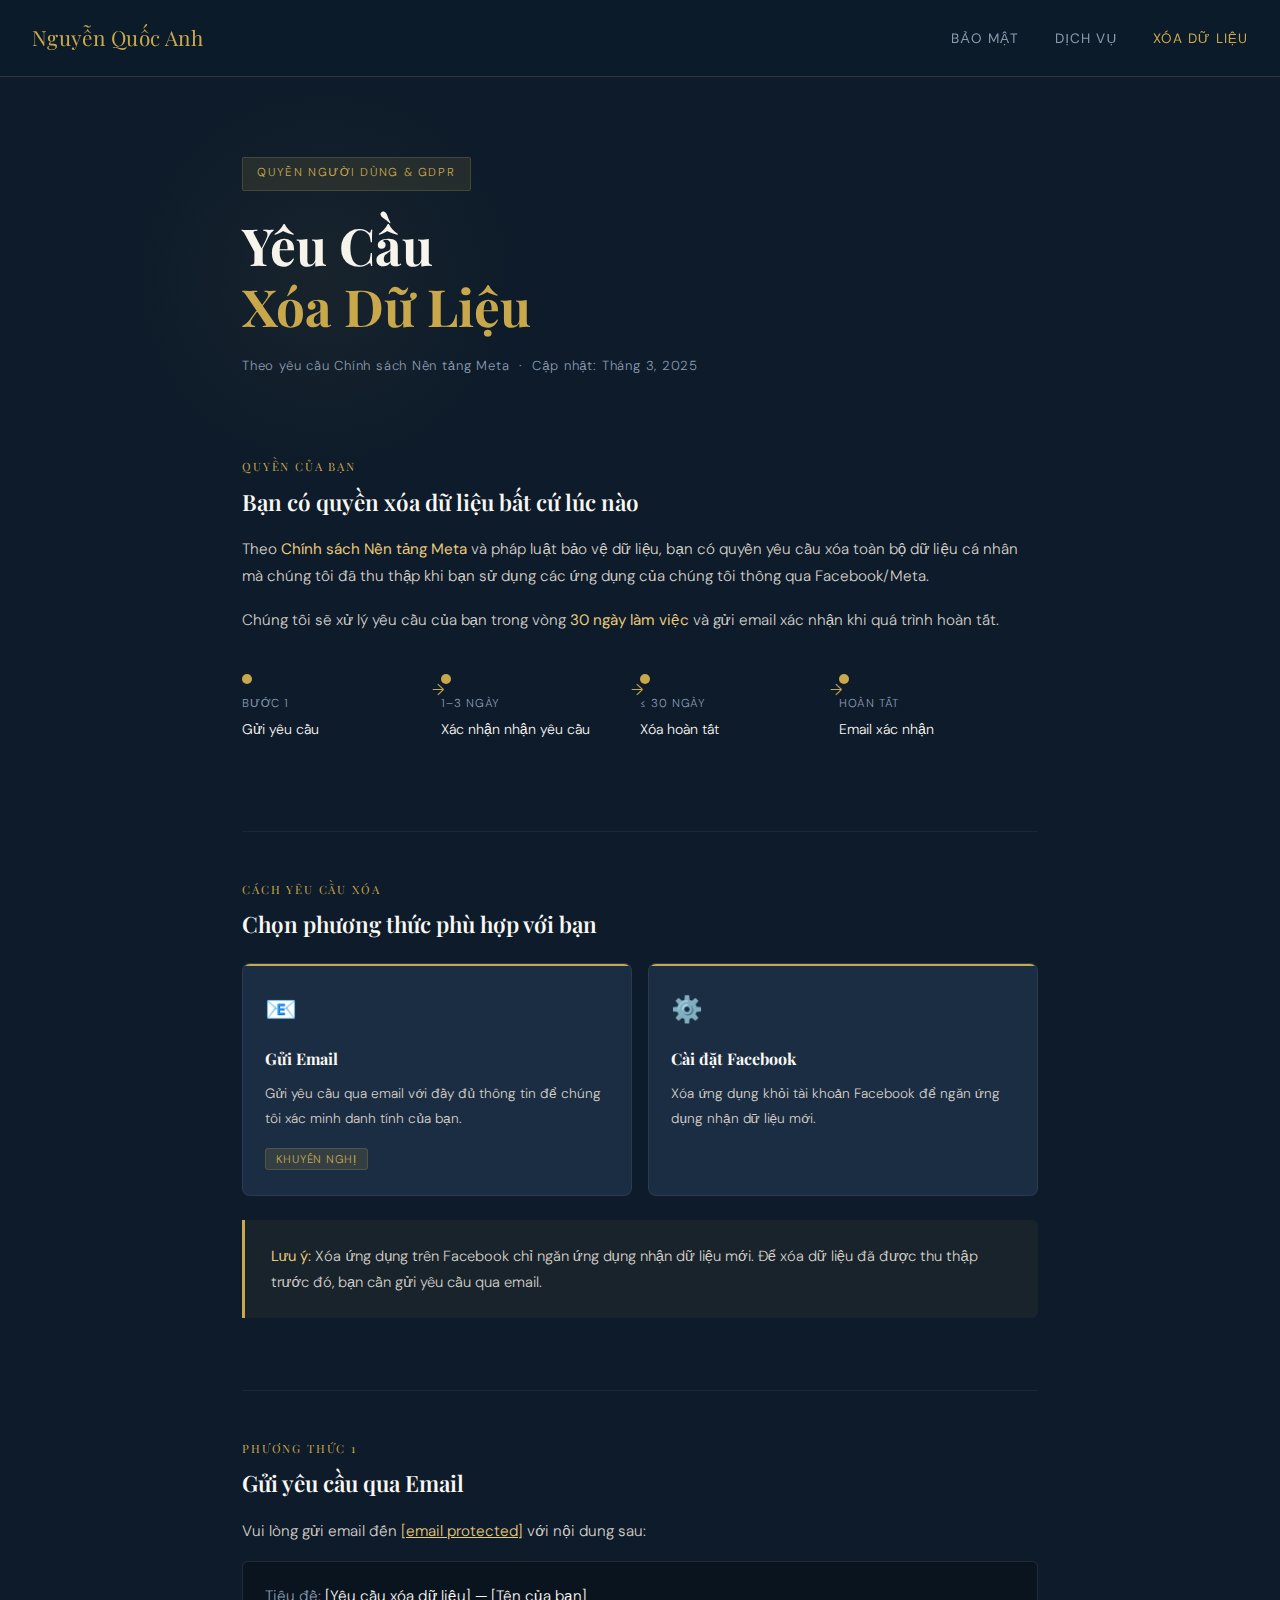
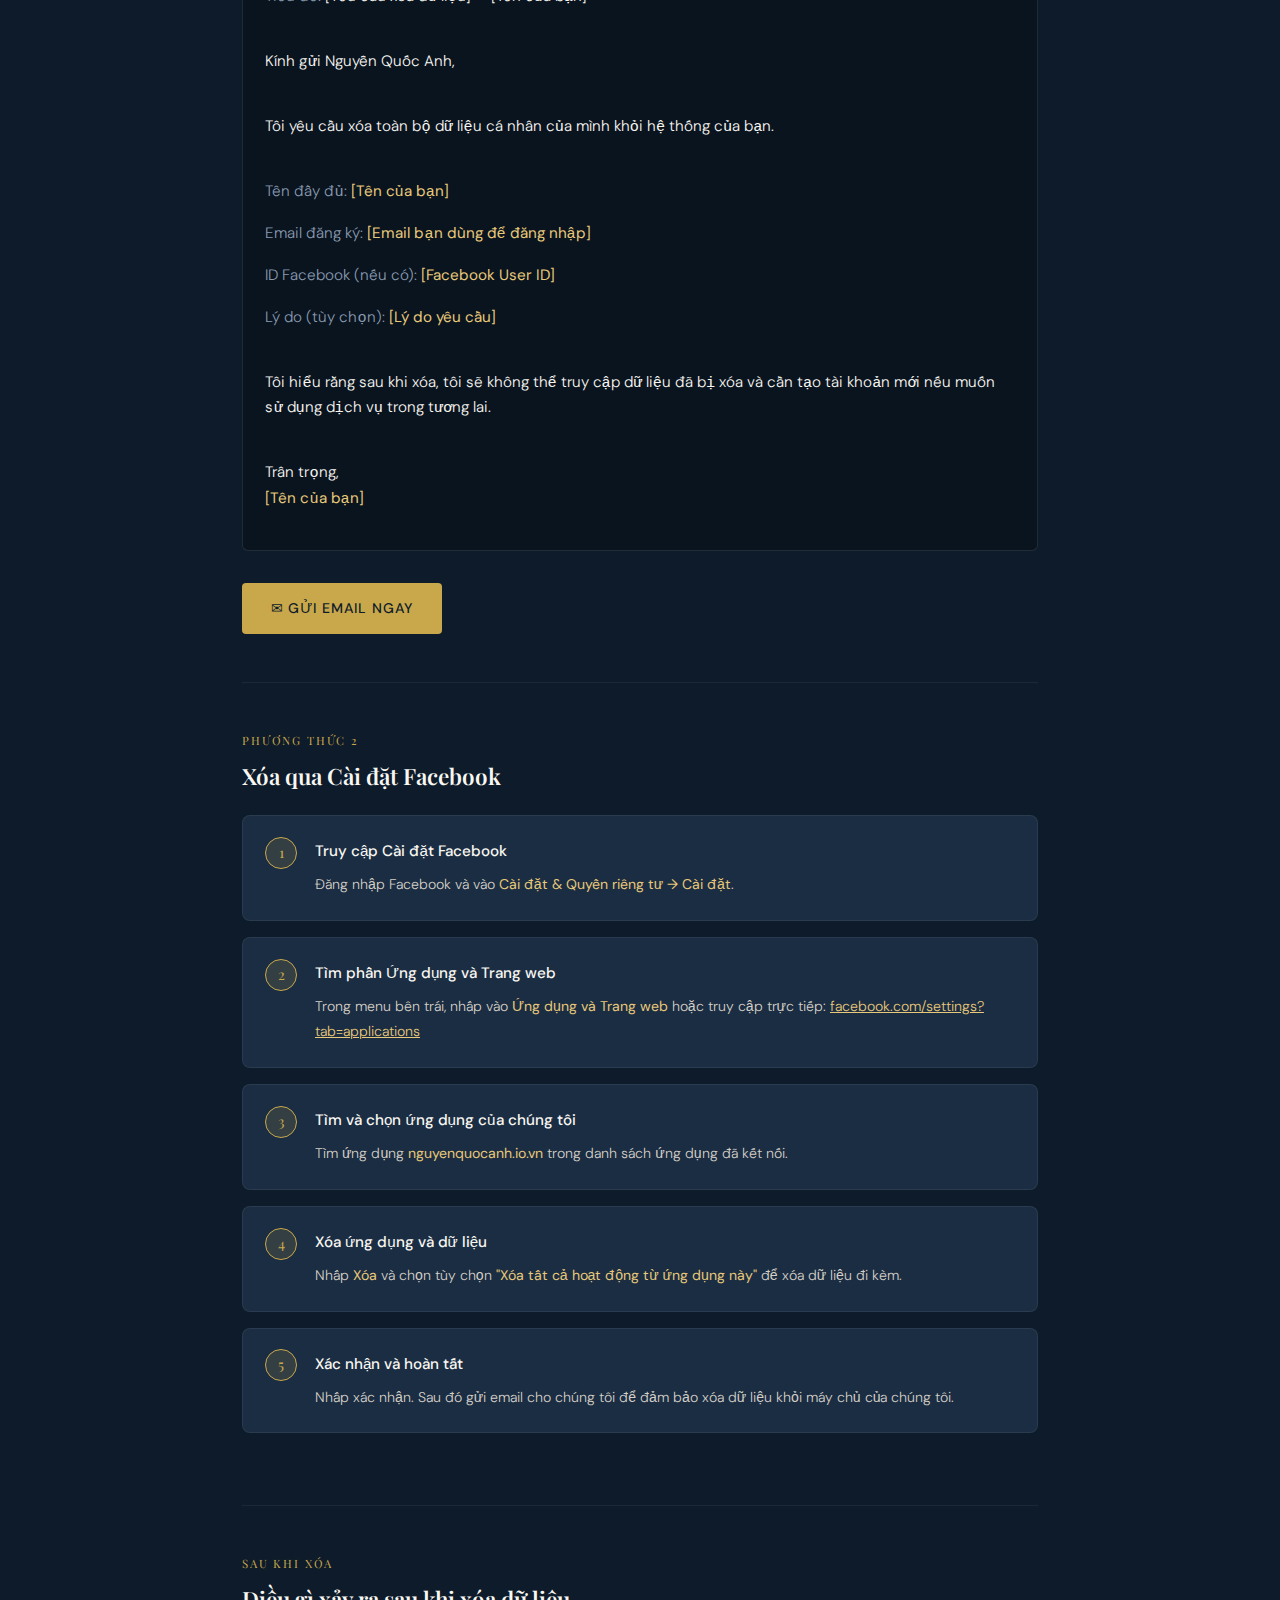
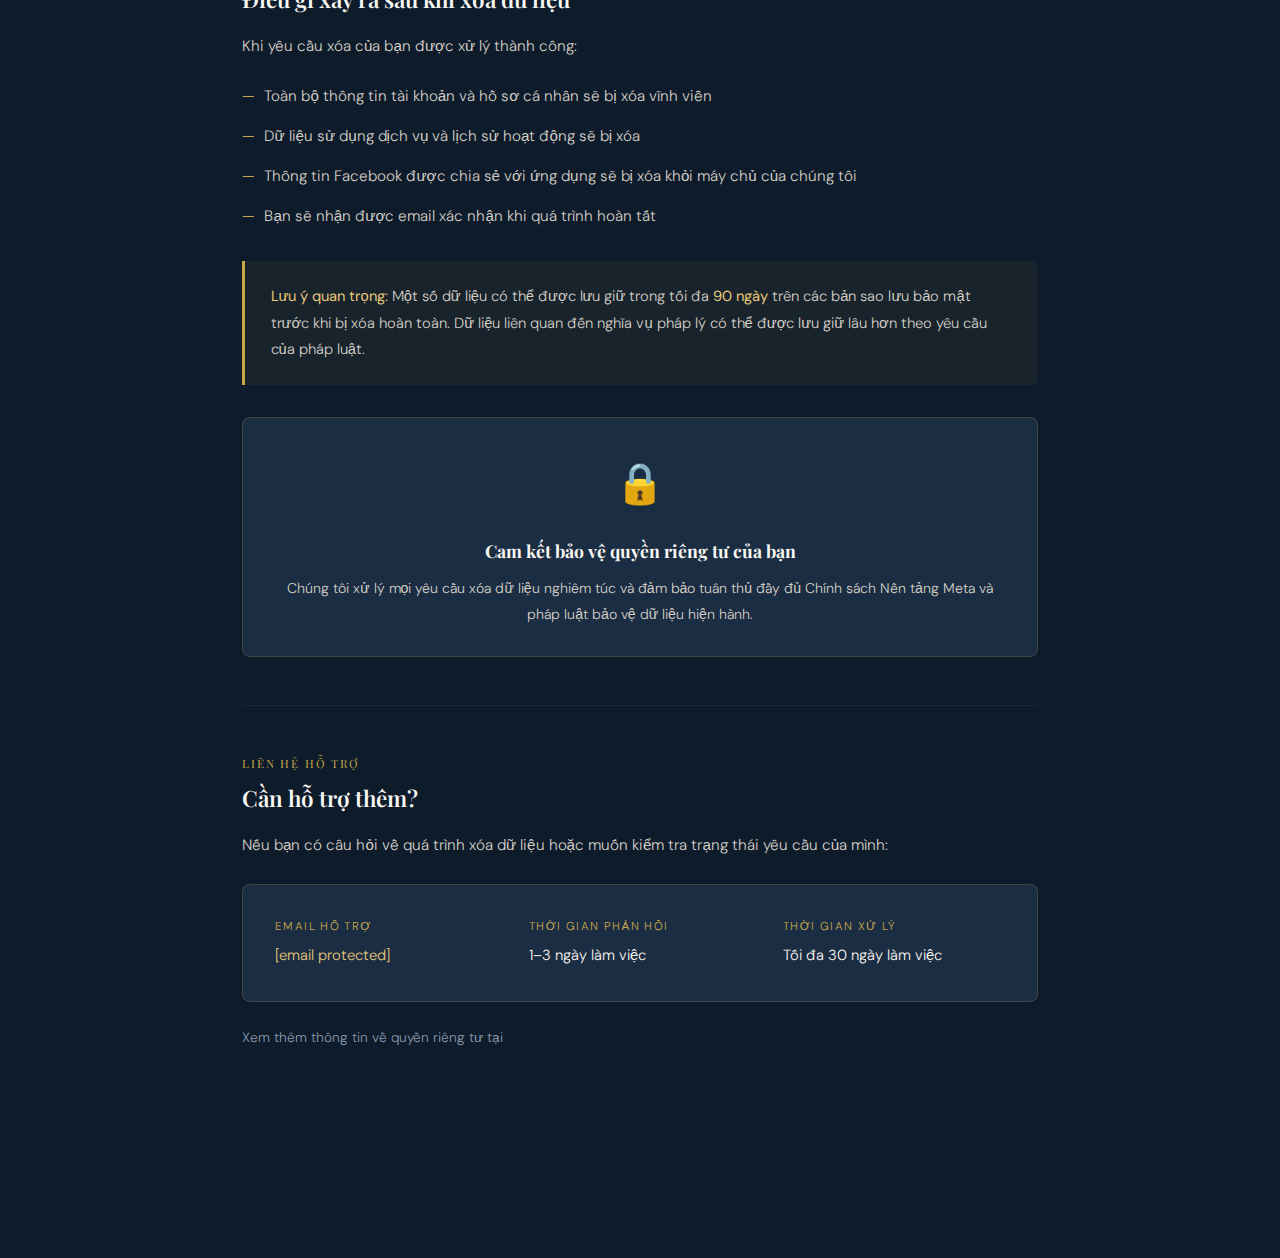
<file: data-deletion.html>
<!DOCTYPE html>
<html lang="vi">
<head>
  <meta charset="UTF-8" />
  <meta name="viewport" content="width=device-width, initial-scale=1.0" />
  <title>Yêu Cầu Xóa Dữ Liệu — Nguyễn Quốc Anh</title>
  <meta name="description" content="Hướng dẫn yêu cầu xóa dữ liệu cá nhân của bạn khỏi dịch vụ của Nguyễn Quốc Anh theo yêu cầu của Facebook/Meta." />
  <link rel="stylesheet" href="/assets/css/style1.css" />
  <style>
    .status-box {
      background: var(--navy-light);
      border: 1px solid var(--border);
      border-radius: 8px;
      padding: 1.8rem;
      margin-top: 2rem;
      text-align: center;
    }
    .status-icon {
      font-size: 2.5rem;
      margin-bottom: 1rem;
    }
    .status-box h3 {
      font-family: 'Playfair Display', serif;
      color: var(--white);
      font-size: 1.1rem;
      margin-bottom: 0.6rem;
    }
    .status-box p { font-size: 0.88rem; margin: 0; }

    .method-grid {
      display: grid;
      grid-template-columns: 1fr 1fr;
      gap: 1rem;
      margin: 1.5rem 0;
    }
    @media (max-width: 580px) { .method-grid { grid-template-columns: 1fr; } }

    .method-card {
      background: var(--navy-light);
      border: 1px solid rgba(255,255,255,0.07);
      border-radius: 8px;
      padding: 1.4rem;
      position: relative;
      overflow: hidden;
    }
    .method-card::before {
      content: '';
      position: absolute;
      top: 0; left: 0; right: 0;
      height: 2px;
      background: var(--gold);
    }
    .method-card .method-icon {
      font-size: 1.6rem;
      margin-bottom: 0.8rem;
    }
    .method-card h3 {
      font-family: 'Playfair Display', serif;
      color: var(--white);
      font-size: 1rem;
      margin-bottom: 0.5rem;
    }
    .method-card p { font-size: 0.85rem; margin: 0 0 0.8rem; }
    .method-card .recommended {
      font-size: 0.7rem;
      background: rgba(201,168,76,0.15);
      border: 1px solid var(--border);
      color: var(--gold);
      padding: 0.2rem 0.6rem;
      border-radius: 3px;
      letter-spacing: 0.08em;
      text-transform: uppercase;
    }

    .timeline {
      display: flex;
      gap: 0;
      margin: 1.5rem 0;
      flex-wrap: wrap;
    }
    .tl-item {
      flex: 1;
      min-width: 150px;
      padding: 1rem 1rem 1rem 0;
      position: relative;
    }
    .tl-item:not(:last-child)::after {
      content: '→';
      position: absolute;
      right: -0.2rem; top: 1.1rem;
      color: var(--gold);
      font-size: 1rem;
    }
    .tl-dot {
      width: 10px; height: 10px;
      border-radius: 50%;
      background: var(--gold);
      margin-bottom: 0.6rem;
    }
    .tl-label { font-size: 0.72rem; color: var(--muted); letter-spacing: 0.08em; text-transform: uppercase; margin-bottom: 0.2rem; }
    .tl-text { font-size: 0.88rem; color: var(--white); }

    .email-template {
      background: rgba(0,0,0,0.25);
      border: 1px solid rgba(255,255,255,0.1);
      border-radius: 6px;
      padding: 1.4rem;
      margin: 1rem 0;
      font-family: 'DM Sans', monospace;
      font-size: 0.85rem;
      line-height: 1.7;
    }
    .email-template .field { color: var(--muted); }
    .email-template .value { color: var(--white); }
    .email-template strong { color: var(--gold-light); }

    .copy-btn {
      background: transparent;
      border: 1px solid var(--border);
      color: var(--muted);
      font-size: 0.75rem;
      padding: 0.4rem 0.9rem;
      border-radius: 4px;
      cursor: pointer;
      letter-spacing: 0.06em;
      text-transform: uppercase;
      transition: all 0.2s;
      margin-top: 0.6rem;
    }
    .copy-btn:hover { border-color: var(--gold); color: var(--gold); }
  </style>
</head>
<body>

<header>
  <a href="index.html" class="logo">Nguyễn Quốc Anh</a>
  <nav>
    <a href="privacy.html">Bảo mật</a>
    <a href="services.html">Dịch vụ</a>
    <a href="data-deletion.html" class="active">Xóa dữ liệu</a>
  </nav>
</header>

<div class="page-hero">
  <div class="badge">Quyền người dùng &amp; GDPR</div>
  <h1>Yêu Cầu<br /><span>Xóa Dữ Liệu</span></h1>
  <p class="meta">Theo yêu cầu Chính sách Nền tảng Meta &nbsp;·&nbsp; Cập nhật: Tháng 3, 2025</p>
</div>

<div class="content">

  <div class="section">
    <div class="section-number">Quyền của bạn</div>
    <h2>Bạn có quyền xóa dữ liệu bất cứ lúc nào</h2>
    <p>
      Theo <strong style="color:#e8c97a">Chính sách Nền tảng Meta</strong> và pháp luật bảo vệ dữ liệu, bạn có quyền yêu cầu xóa toàn bộ dữ liệu cá nhân mà chúng tôi đã thu thập khi bạn sử dụng các ứng dụng của chúng tôi thông qua Facebook/Meta.
    </p>
    <p>
      Chúng tôi sẽ xử lý yêu cầu của bạn trong vòng <strong style="color:#e8c97a">30 ngày làm việc</strong> và gửi email xác nhận khi quá trình hoàn tất.
    </p>

    <div class="timeline">
      <div class="tl-item">
        <div class="tl-dot"></div>
        <div class="tl-label">Bước 1</div>
        <div class="tl-text">Gửi yêu cầu</div>
      </div>
      <div class="tl-item">
        <div class="tl-dot"></div>
        <div class="tl-label">1–3 ngày</div>
        <div class="tl-text">Xác nhận nhận yêu cầu</div>
      </div>
      <div class="tl-item">
        <div class="tl-dot"></div>
        <div class="tl-label">≤ 30 ngày</div>
        <div class="tl-text">Xóa hoàn tất</div>
      </div>
      <div class="tl-item">
        <div class="tl-dot"></div>
        <div class="tl-label">Hoàn tất</div>
        <div class="tl-text">Email xác nhận</div>
      </div>
    </div>
  </div>

  <div class="section">
    <div class="section-number">Cách yêu cầu xóa</div>
    <h2>Chọn phương thức phù hợp với bạn</h2>

    <div class="method-grid">
      <div class="method-card">
        <div class="method-icon">📧</div>
        <h3>Gửi Email</h3>
        <p>Gửi yêu cầu qua email với đầy đủ thông tin để chúng tôi xác minh danh tính của bạn.</p>
        <span class="recommended">Khuyến nghị</span>
      </div>
      <div class="method-card">
        <div class="method-icon">⚙️</div>
        <h3>Cài đặt Facebook</h3>
        <p>Xóa ứng dụng khỏi tài khoản Facebook để ngăn ứng dụng nhận dữ liệu mới.</p>
      </div>
    </div>

    <div class="highlight-box">
      <p><strong>Lưu ý:</strong> Xóa ứng dụng trên Facebook chỉ ngăn ứng dụng nhận dữ liệu mới. Để xóa dữ liệu đã được thu thập trước đó, bạn cần gửi yêu cầu qua email.</p>
    </div>
  </div>

  <div class="section">
    <div class="section-number">Phương thức 1</div>
    <h2>Gửi yêu cầu qua Email</h2>
    <p>Vui lòng gửi email đến <a href="/cdn-cgi/l/email-protection#0a6965647e6b697e4a646d7f736f647b7f65696b6462246365247c64" style="color:#e8c97a"><span class="__cf_email__" data-cfemail="d0b3bfbea4b1b3a490beb7a5a9b5bea1a5bfb3b1beb8feb9bffea6be">[email&#160;protected]</span></a> với nội dung sau:</p>

    <div class="email-template">
      <p><span class="field">Tiêu đề: </span><span class="value">[Yêu cầu xóa dữ liệu] — [Tên của bạn]</span></p>
      <br>
      <p class="value">Kính gửi Nguyễn Quốc Anh,</p>
      <br>
      <p class="value">Tôi yêu cầu xóa toàn bộ dữ liệu cá nhân của mình khỏi hệ thống của bạn.</p>
      <br>
      <p><span class="field">Tên đầy đủ: </span><strong>[Tên của bạn]</strong></p>
      <p><span class="field">Email đăng ký: </span><strong>[Email bạn dùng để đăng nhập]</strong></p>
      <p><span class="field">ID Facebook (nếu có): </span><strong>[Facebook User ID]</strong></p>
      <p><span class="field">Lý do (tùy chọn): </span><strong>[Lý do yêu cầu]</strong></p>
      <br>
      <p class="value">Tôi hiểu rằng sau khi xóa, tôi sẽ không thể truy cập dữ liệu đã bị xóa và cần tạo tài khoản mới nếu muốn sử dụng dịch vụ trong tương lai.</p>
      <br>
      <p class="value">Trân trọng,<br/><strong>[Tên của bạn]</strong></p>
    </div>

    <a href="/cdn-cgi/l/email-protection#[base64]" class="email-btn">
      ✉ Gửi Email Ngay
    </a>
  </div>

  <div class="section">
    <div class="section-number">Phương thức 2</div>
    <h2>Xóa qua Cài đặt Facebook</h2>

    <div class="deletion-steps">
      <div class="step">
        <h3>Truy cập Cài đặt Facebook</h3>
        <p>Đăng nhập Facebook và vào <strong style="color:#e8c97a">Cài đặt & Quyền riêng tư → Cài đặt</strong>.</p>
      </div>
      <div class="step">
        <h3>Tìm phần Ứng dụng và Trang web</h3>
        <p>Trong menu bên trái, nhấp vào <strong style="color:#e8c97a">Ứng dụng và Trang web</strong> hoặc truy cập trực tiếp: <a href="https://www.facebook.com/settings?tab=applications" target="_blank" rel="noopener">facebook.com/settings?tab=applications</a></p>
      </div>
      <div class="step">
        <h3>Tìm và chọn ứng dụng của chúng tôi</h3>
        <p>Tìm ứng dụng <strong style="color:#e8c97a">nguyenquocanh.io.vn</strong> trong danh sách ứng dụng đã kết nối.</p>
      </div>
      <div class="step">
        <h3>Xóa ứng dụng và dữ liệu</h3>
        <p>Nhấp <strong style="color:#e8c97a">Xóa</strong> và chọn tùy chọn <strong style="color:#e8c97a">"Xóa tất cả hoạt động từ ứng dụng này"</strong> để xóa dữ liệu đi kèm.</p>
      </div>
      <div class="step">
        <h3>Xác nhận và hoàn tất</h3>
        <p>Nhấp xác nhận. Sau đó gửi email cho chúng tôi để đảm bảo xóa dữ liệu khỏi máy chủ của chúng tôi.</p>
      </div>
    </div>
  </div>

  <div class="section">
    <div class="section-number">Sau khi xóa</div>
    <h2>Điều gì xảy ra sau khi xóa dữ liệu</h2>
    <p>Khi yêu cầu xóa của bạn được xử lý thành công:</p>
    <ul>
      <li>Toàn bộ thông tin tài khoản và hồ sơ cá nhân sẽ bị xóa vĩnh viễn</li>
      <li>Dữ liệu sử dụng dịch vụ và lịch sử hoạt động sẽ bị xóa</li>
      <li>Thông tin Facebook được chia sẻ với ứng dụng sẽ bị xóa khỏi máy chủ của chúng tôi</li>
      <li>Bạn sẽ nhận được email xác nhận khi quá trình hoàn tất</li>
    </ul>
    <div class="highlight-box">
      <p><strong>Lưu ý quan trọng:</strong> Một số dữ liệu có thể được lưu giữ trong tối đa <strong>90 ngày</strong> trên các bản sao lưu bảo mật trước khi bị xóa hoàn toàn. Dữ liệu liên quan đến nghĩa vụ pháp lý có thể được lưu giữ lâu hơn theo yêu cầu của pháp luật.</p>
    </div>

    <div class="status-box">
      <div class="status-icon">🔒</div>
      <h3>Cam kết bảo vệ quyền riêng tư của bạn</h3>
      <p>Chúng tôi xử lý mọi yêu cầu xóa dữ liệu nghiêm túc và đảm bảo tuân thủ đầy đủ Chính sách Nền tảng Meta và pháp luật bảo vệ dữ liệu hiện hành.</p>
    </div>
  </div>

  <div class="section">
    <div class="section-number">Liên hệ hỗ trợ</div>
    <h2>Cần hỗ trợ thêm?</h2>
    <p>Nếu bạn có câu hỏi về quá trình xóa dữ liệu hoặc muốn kiểm tra trạng thái yêu cầu của mình:</p>
    <div class="contact-card">
      <div class="contact-item">
        <div class="label">Email hỗ trợ</div>
        <div class="value"><a href="/cdn-cgi/l/email-protection#80e3efeef4e1e3f4c0eee7f5f9e5eef1f5efe3e1eee8aee9efaef6ee"><span class="__cf_email__" data-cfemail="b6d5d9d8c2d7d5c2f6d8d1c3cfd3d8c7c3d9d5d7d8de98dfd998c0d8">[email&#160;protected]</span></a></div>
      </div>
      <div class="contact-item">
        <div class="label">Thời gian phản hồi</div>
        <div class="value">1–3 ngày làm việc</div>
      </div>
      <div class="contact-item">
        <div class="label">Thời gian xử lý</div>
        <div class="value">Tối đa 30 ngày làm việc</div>
      </div>
    </div>
    <p style="margin-top:1.5rem; font-size:0.85rem; color: var(--muted);">
      Xem thêm thông tin về quyền riêng tư tại <a href="privacy.h
</file>
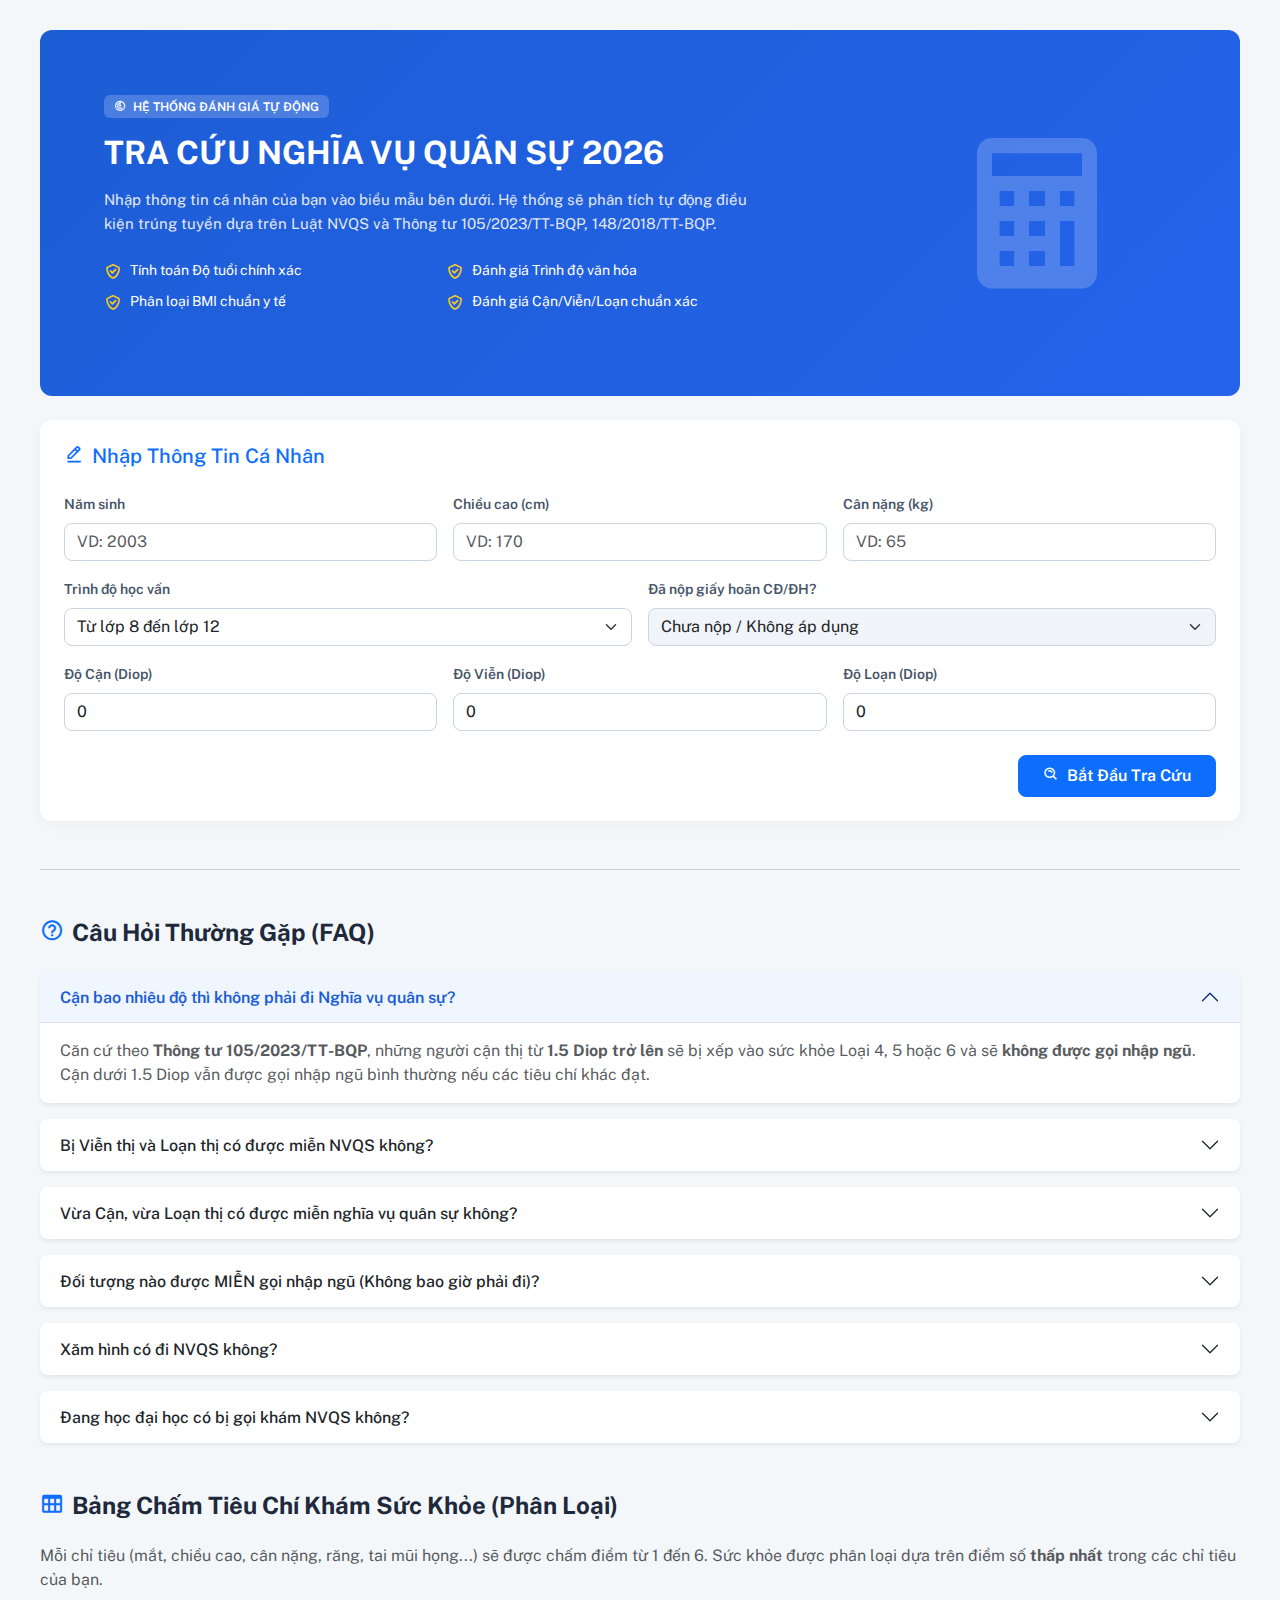
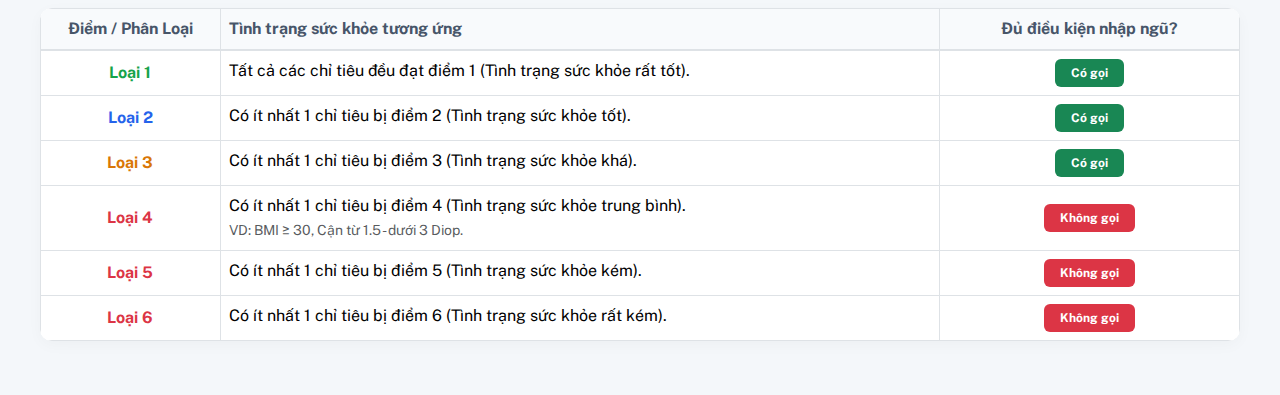
<file: nvqs.html>
<!doctype html>
<html lang="vi">
<head>
    <meta charset="utf-8" />
    <meta name="viewport" content="width=device-width, initial-scale=1" />
    
    <!-- Primary Meta Tags -->
    <title>Tra Cứu & Đánh Giá Nghĩa Vụ Quân Sự 2026</title>
    <meta name="title" content="Tra Cứu & Đánh Giá Nghĩa Vụ Quân Sự 2026" />
    <meta name="description" content="Công cụ tự động tính toán và đánh giá điều kiện trúng tuyển Nghĩa vụ Quân sự 2026 dựa trên độ tuổi, trình độ văn hóa, BMI và thị lực theo Luật NVQS mới nhất." />
    <meta name="keywords" content="nghĩa vụ quân sự 2026, khám nghĩa vụ quân sự, độ tuổi nghĩa vụ quân sự, tiêu chuẩn sức khỏe nvqs, cách tính bmi nvqs, cận thị có đi nghĩa vụ không, luật nghĩa vụ quân sự" />
    <meta name="author" content="Nguyễn Quốc Anh" />
    <link rel="canonical" href="https://nguyenquocanh.io.vn/" />

    <!-- Open Graph / Facebook -->
    <meta property="og:type" content="website" />
    <meta property="og:url" content="https://nguyenquocanh.io.vn/" />
    <meta property="og:title" content="Tra Cứu & Đánh Giá Nghĩa Vụ Quân Sự 2026" />
    <meta property="og:description" content="Công cụ tự động tính toán và đánh giá điều kiện trúng tuyển Nghĩa vụ Quân sự 2026 dựa trên độ tuổi, trình độ văn hóa, BMI và thị lực theo Luật NVQS mới nhất." />
    <meta property="og:image" content="https://nguyenquocanh.io.vn/thumbnail.jpg" />

    <!-- Twitter -->
    <meta property="twitter:card" content="summary_large_image" />
    <meta property="twitter:url" content="https://nguyenquocanh.io.vn/" />
    <meta property="twitter:title" content="Tra Cứu & Đánh Giá Nghĩa Vụ Quân Sự 2026" />
    <meta property="twitter:description" content="Công cụ tự động tính toán và đánh giá điều kiện trúng tuyển Nghĩa vụ Quân sự 2026 dựa trên độ tuổi, trình độ văn hóa, BMI và thị lực theo Luật NVQS mới nhất." />
    <meta property="twitter:image" content="https://nguyenquocanh.io.vn//thumbnail.jpg" />

    <link href="https://fonts.googleapis.com/css2?family=Public+Sans:wght@400;500;600;700&display=swap" rel="stylesheet" />
    <link href="https://unpkg.com/boxicons@2.1.4/css/boxicons.min.css" rel="stylesheet">
    <link rel="stylesheet" href="https://cdnjs.cloudflare.com/ajax/libs/font-awesome/6.5.1/css/all.min.css">
    
    <link href="https://cdn.jsdelivr.net/npm/bootstrap@5.3.0/dist/css/bootstrap.min.css" rel="stylesheet">
    <script src="https://cdn.jsdelivr.net/npm/bootstrap@5.3.0/dist/js/bootstrap.bundle.min.js"></script>

    <style>
        body {
            font-family: 'Public Sans', sans-serif;
            background-color: #f4f7fa;
            color: #3e4853;
        }
        .pc-container { padding: 30px 15px; }
        .pc-content { max-width: 1200px; margin: 0 auto; }
        
        /* Welcome Banner Style */
        .welcome-banner {
            background: linear-gradient(135deg, #1c5dd4 0%, #2563eb 100%);
            color: white;
            border-radius: 12px;
            border: none;
            overflow: hidden;
            margin-bottom: 24px;
        }
        .badge-soft {
            background: rgba(255, 255, 255, 0.2);
            padding: 5px 10px;
            border-radius: 6px;
            font-size: 12px;
            font-weight: 600;
        }
        .banner-desc { font-size: 15px; line-height: 1.6; color: #e2e8f0; }
        .grid-feature {
            display: grid;
            grid-template-columns: 1fr 1fr;
            gap: 10px;
            padding: 0;
            list-style: none;
            margin-bottom: 20px;
        }
        .grid-feature li { display: flex; align-items: center; gap: 8px; font-size: 14px; }
        .grid-feature li i { color: #facc15; font-size: 18px; }

        /* Form Style */
        .form-card {
            border: none;
            border-radius: 12px;
            box-shadow: 0 4px 15px rgba(0,0,0,0.03);
            margin-bottom: 24px;
            background: #fff;
        }
        .form-label { font-weight: 600; color: #475569; font-size: 14px; }
        .form-control, .form-select { border-radius: 8px; border: 1px solid #cbd5e1; }
        .form-control:focus, .form-select:focus { box-shadow: 0 0 0 0.25rem rgba(37, 99, 235, 0.25); border-color: #2563eb; }
        .form-control:disabled, .form-select:disabled { background-color: #f1f5f9; cursor: not-allowed; }

        /* Card Styles */
        .hosting-card {
            border: none;
            border-radius: 12px;
            box-shadow: 0 4px 15px rgba(0,0,0,0.03);
            transition: transform 0.3s ease, box-shadow 0.3s ease;
            background: #fff;
        }
        .hosting-card:hover {
            transform: translateY(-5px);
            box-shadow: 0 10px 25px rgba(0,0,0,0.08);
        }
        .plan-header-horizontal {
            display: flex;
            align-items: center;
            gap: 15px;
            margin-bottom: 15px;
            text-align: left;
        }
        .plan-icon-big i {
            font-size: 40px;
            color: #2563eb;
            background: #eff6ff;
            padding: 10px;
            border-radius: 10px;
        }
        .plan-name { font-weight: 700; font-size: 16px; color: #1e293b; text-transform: uppercase; }
        .hosting-price { font-size: 14px; font-weight: 600; color: #64748b; }
        .hosting-price.danger { color: #dc3545; }
        .hosting-price.success { color: #198754; }
        .hosting-price.warning { color: #d97706; }
        .card-divider { height: 1px; background: #e2e8f0; margin: 15px 0; }
        
        /* List Specs */
        .hosting-spec { padding: 0; margin-bottom: 20px; }
        .hosting-spec li {
            display: flex;
            justify-content: space-between;
            align-items: center;
            padding: 8px 0;
            font-size: 14px;
            border-bottom: 1px dashed #e2e8f0;
        }
        .hosting-spec li:last-child { border-bottom: none; }
        .spec-left { display: flex; align-items: center; gap: 8px; color: #475569; }
        .spec-left i { color: #64748b; font-size: 16px; }

        /* Tab Switcher */
        .service-panel { display: none; animation: fadeIn 0.4s ease; }
        .service-panel.active { display: block; }
        @keyframes fadeIn { from { opacity: 0; transform: translateY(10px); } to { opacity: 1; transform: translateY(0); } }
        
        .service-switch-sm {
            display: inline-flex;
            align-items: center;
            gap: 6px;
            padding: 10px 18px;
            border-radius: 10px;
            border: 2px solid transparent;
            background: #fff;
            color: #2563eb;
            font-weight: 600;
            cursor: pointer;
            transition: all 0.25s ease;
            text-decoration: none;
            box-shadow: 0 2px 5px rgba(0,0,0,0.05);
        }
        .service-switch-sm i { font-size: 18px; }
        .service-switch-sm:hover {
            border-color: #477bec; background: #eff6ff;
            box-shadow: 0 6px 18px rgba(37, 99, 235, 0.15); transform: translateY(-1px);
        }
        .service-switch-sm.active {
            border-color: #1c5dd4; background: #1c5dd4; color: #fff;
            box-shadow: 0 8px 22px rgba(37, 99, 235, 0.35);
        }
        .service-switch-sm.active i { color: #fff; }

        #result-section { display: none; } /* Ẩn kết quả lúc đầu */
        
        /* FAQ & Table styles */
        .accordion-button:not(.collapsed) {
            color: #1c5dd4;
            background-color: #eff6ff;
            font-weight: 600;
        }
        .accordion-button { font-weight: 500; }
        .table-responsive { box-shadow: 0 4px 15px rgba(0,0,0,0.03); border-radius: 12px; background: #fff; }
        .table thead th { background-color: #f8fafc; color: #475569; border-bottom-width: 2px; }
    </style>
</head>

<body>
    <div class="pc-container">
        <div class="pc-content">
            
            <!-- Banner -->
            <div class="row">
                <div class="col-12">
                    <div class="card welcome-banner">
                        <div class="card-body">
                            <div class="row align-items-center">
                                <div class="col-lg-8">
                                    <div class="p-4 p-lg-5">
                                        <span class="badge badge-soft mb-3">
                                            <i class="bx bx-radar me-1"></i> HỆ THỐNG ĐÁNH GIÁ TỰ ĐỘNG
                                        </span>
                                        <h2 class="mb-3" style="color: white; font-weight: 700;">TRA CỨU NGHĨA VỤ QUÂN SỰ 2026</h2>
                                        <p class="banner-desc mb-4">
                                            Nhập thông tin cá nhân của bạn vào biểu mẫu bên dưới. Hệ thống sẽ phân tích tự động điều kiện trúng tuyển dựa trên Luật NVQS và Thông tư 105/2023/TT-BQP, 148/2018/TT-BQP.
                                        </p>
                                        <ul class="banner-list grid-feature">
                                            <li><i class="bx bx-check-shield"></i> Tính toán Độ tuổi chính xác</li>
                                            <li><i class="bx bx-check-shield"></i> Đánh giá Trình độ văn hóa</li>
                                            <li><i class="bx bx-check-shield"></i> Phân loại BMI chuẩn y tế</li>
                                            <li><i class="bx bx-check-shield"></i> Đánh giá Cận/Viễn/Loạn chuẩn xác</li>
                                        </ul>
                                    </div>
                                </div>
                                <div class="col-lg-4 text-center d-none d-lg-block">
                                    <i class="bx bxs-calculator" style="font-size: 180px; color: rgba(255,255,255,0.2);"></i>
                                </div>
                            </div>
                        </div>
                    </div>
                </div>
            </div>

            <!-- Form Nhập Liệu -->
            <div class="card form-card">
                <div class="card-body p-4">
                    <h5 class="mb-4 text-primary"><i class="bx bx-edit-alt me-2"></i>Nhập Thông Tin Cá Nhân</h5>
                    <form id="nvqsForm">
                        <div class="row g-3">
                            <!-- Hàng 1: Sinh trắc cơ bản -->
                            <div class="col-md-4">
                                <label class="form-label">Năm sinh</label>
                                <input type="number" class="form-control" id="birthYear" placeholder="VD: 2003" required min="1990" max="2010">
                            </div>
                            <div class="col-md-4">
                                <label class="form-label">Chiều cao (cm)</label>
                                <input type="number" class="form-control" id="height" placeholder="VD: 170" required min="140" max="220">
                            </div>
                            <div class="col-md-4">
                                <label class="form-label">Cân nặng (kg)</label>
                                <input type="number" class="form-control" id="weight" step="0.1" placeholder="VD: 65" required min="35" max="150">
                            </div>

                            <!-- Hàng 2: Trình độ học vấn -->
                            <div class="col-md-6">
                                <label class="form-label">Trình độ học vấn</label>
                                <select class="form-select" id="education" required>
                                    <option value="highschool">Từ lớp 8 đến lớp 12</option>
                                    <option value="college">Đang/Đã học CĐ, Đại học</option>
                                    <option value="under8">Dưới lớp 8</option>
                                </select>
                            </div>
                            <div class="col-md-6">
                                <label class="form-label">Đã nộp giấy hoãn CĐ/ĐH?</label>
                                <select class="form-select" id="deferment" required disabled>
                                    <option value="no">Chưa nộp / Không áp dụng</option>
                                    <option value="yes">Đã nộp giấy xác nhận CĐ/ĐH</option>
                                </select>
                            </div>

                            <!-- Hàng 3: Khúc xạ Mắt -->
                            <div class="col-md-4">
                                <label class="form-label">Độ Cận (Diop)</label>
                                <input type="number" class="form-control" id="eyeCan" step="0.25" placeholder="VD: 1.5" value="0" min="0" max="15">
                            </div>
                            <div class="col-md-4">
                                <label class="form-label">Độ Viễn (Diop)</label>
                                <input type="number" class="form-control" id="eyeVien" step="0.25" placeholder="VD: 0" value="0" min="0" max="15">
                            </div>
                            <div class="col-md-4">
                                <label class="form-label">Độ Loạn (Diop)</label>
                                <input type="number" class="form-control" id="eyeLoan" step="0.25" placeholder="VD: 0.5" value="0" min="0" max="15">
                            </div>
                        </div>
                        <div class="mt-4 text-end">
                            <button type="submit" class="btn btn-primary px-4 py-2" style="border-radius: 8px; font-weight: 600;">
                                <i class="bx bx-search-alt me-1"></i> Bắt Đầu Tra Cứu
                            </button>
                        </div>
                    </form>
                </div>
            </div>

            <!-- Tabs -->
            <div class="d-flex justify-content-center gap-2 service-switch-wrap mt-2 mb-4" id="tabs-section" style="display: none !important;">
                <a href="javascript:void(0)" class="service-switch-sm active" data-target="danh-gia">
                    <i class="bx bx-user-circle"></i>
                    <span>Kết Quả Đánh Giá Cá Nhân</span>
                </a>
                <a href="javascript:void(0)" class="service-switch-sm" data-target="trich-luat">
                    <i class="bx bx-book-bookmark"></i>
                    <span>Trích Lục Luật NVQS</span>
                </a>
            </div>

            <!-- Panel Kết Quả (Mặc định ẩn, hiện ra khi submit form) -->
            <div class="service-panel active" id="danh-gia">
                <div class="row justify-content-center g-4" id="result-section">
                    
                    <!-- Tuổi -->
                    <div class="col-12 col-md-6">
                        <div class="card hosting-card h-100">
                            <div class="card-body d-flex flex-column">
                                <div class="plan-header-horizontal">
                                    <div class="plan-icon-big"><i class="bx bx-calendar-check"></i></div>
                                    <div class="plan-info">
                                        <div class="plan-name">TIÊU CHÍ ĐỘ TUỔI</div>
                                        <div class="hosting-price" id="res-age-status">Đang tính toán...</div>
                                    </div>
                                </div>
                                <div class="card-divider"></div>
                                <ul class="hosting-spec list-unstyled text-start flex-grow-1">
                                    <li>
                                        <div class="spec-left"><i class="bx bx-user"></i> Độ tuổi năm 2026</div>
                                        <strong id="res-age-val">-- tuổi</strong>
                                    </li>
                                    <li>
                                        <div class="spec-left"><i class="bx bx-history"></i> Lịch sử hoãn</div>
                                        <span id="res-def-val">--</span>
                                    </li>
                                    <li>
                                        <div class="spec-left"><i class="bx bx-calendar-x"></i> Độ tuổi hết hạn gọi</div>
                                        <span id="res-maxage-val">-- tuổi</span>
                                    </li>
                                </ul>
                                <button id="btn-age-result" class="btn w-100 mt-auto"><i class="bx bx-loader"></i> ...</button>
                            </div>
                        </div>
                    </div>

                    <!-- Trình độ văn hóa -->
                    <div class="col-12 col-md-6">
                        <div class="card hosting-card h-100">
                            <div class="card-body d-flex flex-column">
                                <div class="plan-header-horizontal">
                                    <div class="plan-icon-big"><i class="bx bx-book-reader"></i></div>
                                    <div class="plan-info">
                                        <div class="plan-name">TRÌNH ĐỘ VĂN HÓA</div>
                                        <div class="hosting-price" id="res-edu-status">Đang tính toán...</div>
                                    </div>
                                </div>
                                <div class="card-divider"></div>
                                <ul class="hosting-spec list-unstyled text-start flex-grow-1">
                                    <li>
                                        <div class="spec-left"><i class="bx bx-certification"></i> Học vấn hiện tại</div>
                                        <strong id="res-edu-level-val">--</strong>
                                    </li>
                                    <li>
                                        <div class="spec-left"><i class="bx bx-check-shield"></i> Tiêu chuẩn tối thiểu</div>
                                        <span>Từ lớp 8 trở lên</span>
                                    </li>
                                </ul>
                                <button id="btn-edu-result" class="btn w-100 mt-auto"><i class="bx bx-loader"></i> ...</button>
                            </div>
                        </div>
                    </div>

                    <!-- Thể lực -->
                    <div class="col-12 col-md-6">
                        <div class="card hosting-card h-100">
                            <div class="card-body d-flex flex-column">
                                <div class="plan-header-horizontal">
                                    <div class="plan-icon-big"><i class="bx bx-body"></i></div>
                                    <div class="plan-info">
                                        <div class="plan-name">THỂ LỰC (BMI)</div>
                                        <div class="hosting-price" id="res-bmi-status">Đang tính toán...</div>
                                    </div>
                                </div>
                                <div class="card-divider"></div>
                                <ul class="hosting-spec list-unstyled text-start flex-grow-1">
                                    <li>
                                        <div class="spec-left"><i class="bx bx-ruler"></i> Chiều cao</div>
                                        <strong id="res-height-val">-- cm</strong>
                                    </li>
                                    <li>
                                        <div class="spec-left"><i class="bx bx-dumbbell"></i> Cân nặng</div>
                                        <strong id="res-weight-val">-- kg</strong>
                                    </li>
                                    <li>
                                        <div class="spec-left"><i class="bx bx-calculator"></i> Chỉ số BMI</div>
                                        <strong id="res-bmi-val">--</strong>
                                    </li>
                                    <li>
                                        <div class="spec-left"><i class="bx bx-target-lock"></i> Tiêu chuẩn loại trừ</div>
                                        <span>BMI ≥ 30 hoặc < 18.5</span>
                                    </li>
                                </ul>
                                <button id="btn-bmi-result" class="btn w-100 mt-auto"><i class="bx bx-loader"></i> ...</button>
                            </div>
                        </div>
                    </div>

                    <!-- Mắt -->
                    <div class="col-12 col-md-6">
                        <div class="card hosting-card h-100">
                            <div class="card-body d-flex flex-column">
                                <div class="plan-header-horizontal">
                                    <div class="plan-icon-big"><i class="bx bx-glasses"></i></div>
                                    <div class="plan-info">
                                        <div class="plan-name">THỊ LỰC (MẮT)</div>
                                        <div class="hosting-price" id="res-eye-status">Đang tính toán...</div>
                                    </div>
                                </div>
                                <div class="card-divider"></div>
                                <ul class="hosting-spec list-unstyled text-start flex-grow-1">
                                    <li>
                                        <div class="spec-left"><i class="bx bx-show"></i> Tình trạng</div>
                                        <strong id="res-eye-val">--</strong>
                                    </li>
                                    <li>
                                        <div class="spec-left"><i class="bx bx-check-circle"></i> Tiêu chuẩn đạt</div>
                                        <span id="res-eye-std-pass">Cận < 1.5, Loạn < 1.0</span>
                                    </li>
                                    <li>
                                        <div class="spec-left"><i class="bx bx-x-circle"></i> Tiêu chuẩn vi phạm</div>
                                        <span id="res-eye-std-fail" style="color: #ef4444;">--</span>
                                    </li>
                                </ul>
                                <button id="btn-eye-result" class="btn w-100 mt-auto"><i class="bx bx-loader"></i> ...</button>
                            </div>
                        </div>
                    </div>

                </div>
            </div>

            <!-- Panel Trích Luật -->
            <div class="service-panel" id="trich-luat">
                <div class="row justify-content-center g-4">
                    
                    <div class="col-12 col-md-6 col-xl-4">
                        <div class="card hosting-card h-100">
                            <div class="card-body d-flex flex-column">
                                <h5 class="mb-3" style="color: #2563eb;"><i class="bx bxs-gavel me-2"></i>Luật NVQS 2015 (Độ tuổi)</h5>
                                <div class="card-divider mt-0"></div>
                                <p class="text-muted" style="font-size: 14px; text-align: justify;">
                                    <strong>Căn cứ theo Điều 30 Luật Nghĩa vụ quân sự 2015 quy định về độ tuổi gọi nhập ngũ như sau:</strong><br><br>
                                    "Công dân đủ 18 tuổi được gọi nhập ngũ; độ tuổi gọi nhập ngũ từ đủ 18 tuổi đến hết 25 tuổi; công dân được đào tạo trình độ cao đẳng, đại học đã được tạm hoãn gọi nhập ngũ thì độ tuổi gọi nhập ngũ đến hết 27 tuổi."<br><br>
                                    <span class="text-dark fw-bold">Giải thích:</span> Như vậy, từ 26 tuổi trở đi thì không còn thuộc độ tuổi gọi đi nghĩa vụ quân sự nữa. Tuy nhiên, đối với công dân học cao đẳng, đại học đã được tạm hoãn gọi nhập ngũ thì từ 28 tuổi trở đi mới hết gọi đi nghĩa vụ quân sự.<br><br>
                                    <em>Cre: Điều 30, Luật Nghĩa vụ quân sự 2015 (Luật số: 78/2015/QH13 ban hành ngày 19/06/2015).</em>
                                </p>
                                <a href="https://thuvienphapluat.vn/van-ban/Bo-may-hanh-chinh/Luat-nghia-vu-quan-su-2015-282384.aspx" target="_blank" class="mt-auto btn btn-sm btn-outline-primary" style="font-weight: 500;"><i class="bx bx-link-external me-1"></i> Xem trên Thư Viện Pháp Luật</a>
                            </div>
                        </div>
                    </div>

                    <div class="col-12 col-md-6 col-xl-4">
                        <div class="card hosting-card h-100">
                            <div class="card-body d-flex flex-column">
                                <h5 class="mb-3" style="color: #2563eb;"><i class="bx bxs-graduation me-2"></i>Thông tư 148/2018 (Văn hóa)</h5>
                                <div class="card-divider mt-0"></div>
                                <p class="text-muted" style="font-size: 14px; text-align: justify;">
                                    <strong>Điều 4. Tiêu chuẩn văn hóa</strong><br><br>
                                    Tuyển chọn và gọi nhập ngũ những công dân có trình độ văn hóa <strong>lớp 8 trở lên</strong>, lấy từ cao xuống thấp.<br><br>
                                    Những địa phương có khó khăn không đảm bảo đủ chỉ tiêu giao quân thì báo cáo cấp có thẩm quyền xem xét, quyết định được tuyển chọn số công dân có trình độ văn hóa lớp 7.
                                </p>
                                <a href="https://thuvienphapluat.vn/van-ban/Bo-may-hanh-chinh/Thong-tu-148-2018-TT-BQP-tuyen-chon-va-goi-cong-dan-nhap-ngu-388275.aspx" target="_blank" class="mt-auto btn btn-sm btn-outline-primary" style="font-weight: 500;"><i class="bx bx-link-external me-1"></i> Xem trên Thư Viện Pháp Luật</a>
                            </div>
                        </div>
                    </div>

                    <div class="col-12 col-md-6 col-xl-4">
                        <div class="card hosting-card h-100">
                            <div class="card-body d-flex flex-column">
                                <h5 class="mb-3" style="color: #2563eb;"><i class="bx bxs-file me-2"></i>Thông tư 105/2023 (BMI)</h5>
                                <div class="card-divider mt-0"></div>
                                <p class="text-muted" style="font-size: 14px; text-align: justify;">
                                    <strong>Bảng số 1: Tiêu chuẩn phân loại theo thể lực (Nam)</strong><br><br>
                                    Phân loại theo chỉ số khối cơ thể (BMI):<br>
                                    - Điểm 1 (Loại 1): 18.5 ≤ BMI < 25.0<br>
                                    - Điểm 2 (Loại 2): 25.0 ≤ BMI < 27.0<br>
                                    - Điểm 3 (Loại 3): 27.0 ≤ BMI < 30.0<br>
                                    - <strong>Điểm 4 (Loại 4): BMI ≥ 30.0 (Thuộc diện không đủ điều kiện nhập ngũ)</strong>
                                </p>
                                <a href="https://thuvienphapluat.vn/van-ban/The-thao-Y-te/Thong-tu-105-2023-TT-BQP-tieu-chuan-kham-suc-khoe-nghia-vu-quan-su-cong-an-nhan-dan-590453.aspx" target="_blank" class="mt-auto btn btn-sm btn-outline-primary" style="font-weight: 500;"><i class="bx bx-link-external me-1"></i> Xem trên Thư Viện Pháp Luật</a>
                            </div>
                        </div>
                    </div>

                    <div class="col-12 col-md-6 col-xl-4">
                        <div class="card hosting-card h-100">
                            <div class="card-body d-flex flex-column">
                                <h5 class="mb-3" style="color: #2563eb;"><i class="bx bxs-low-vision me-2"></i>Thông tư 105/2023 (Mắt)</h5>
                                <div class="card-divider mt-0"></div>
                                <p class="text-muted" style="font-size: 14px; text-align: justify;">
                                    <strong>Chỉ tiêu về Mắt (Khúc xạ)</strong><br><br>
                                    Theo quy định khám sức khỏe mới nhất:<br>
                                    - Chỉ gọi nhập ngũ những công dân có sức khỏe Loại 1, 2, 3.<br>
                                    - <strong>KHÔNG GỌI</strong> nhập ngũ công dân mắc các tật khúc xạ về mắt:<br>
                                    + Cận thị từ <strong>1.5 diop trở lên</strong>.<br>
                                    + Viễn thị <strong>các mức độ</strong>.<br>
                                    + Loạn thị từ <strong>01 diop trở lên</strong>.
                                </p>
                                <a href="https://thuvienphapluat.vn/van-ban/The-thao-Y-te/Thong-tu-105-2023-TT-BQP-tieu-chuan-kham-suc-khoe-nghia-vu-quan-su-cong-an-nhan-dan-590453.aspx" target="_blank" class="mt-auto btn btn-sm btn-outline-primary" style="font-weight: 500;"><i class="bx bx-link-external me-1"></i> Xem trên Thư Viện Pháp Luật</a>
                            </div>
                        </div>
                    </div>

                    <div class="col-12 col-md-6 col-xl-4">
                        <div class="card hosting-card h-100">
                            <div class="card-body d-flex flex-column">
                                <h5 class="mb-3" style="color: #2563eb;"><i class="bx bxs-clinic me-2"></i>Thông tư 105/2023 (Khám Sơ Tuyển)</h5>
                                <div class="card-divider mt-0"></div>
                                <p class="text-muted" style="font-size: 14px; text-align: justify;">
                                    <strong>Quy định về việc Khám sơ tuyển (Điều 7)</strong><br><br>
                                    - <strong>Nơi khám:</strong> Trạm y tế tuyến xã/phường.<br>
                                    - <strong>Nội dung khám sơ tuyển bao gồm:</strong><br>
                                    + Khai thác tiền sử bệnh tật bản thân và gia đình.<br>
                                    + Khám thể lực (đo chiều cao, cân nặng, vòng ngực).<br>
                                    + Phát hiện những trường hợp không đủ sức khỏe về thể lực, có dị tật, dị dạng hoặc các bệnh lý thuộc diện miễn đăng ký nghĩa vụ quân sự.<br>
                                    + Kiểm tra mạch, huyết áp...
                                </p>
                                <a href="https://thuvienphapluat.vn/phap-luat/ho-tro-phap-luat/kham-so-tuyen-nghia-vu-quan-su-2025-kham-nhung-gi-kham-so-tuyen-nghia-vu-quan-su-2025-o-dau-843869-178708.html" target="_blank" class="mt-auto btn btn-sm btn-outline-primary" style="font-weight: 500;"><i class="bx bx-link-external me-1"></i> Xem bài viết Thư Viện Pháp Luật</a>
                            </div>
                        </div>
                    </div>

                </div>
            </div>

            <hr class="my-5 text-muted">

            <!-- FAQ Section -->
            <div class="mt-4">
                <h4 class="mb-4 fw-bold" style="color: #1e293b;"><i class="bx bx-help-circle me-2 text-primary"></i>Câu Hỏi Thường Gặp (FAQ)</h4>
                <div class="accordion" id="faqAccordion">
                    
                    <div class="accordion-item border-0 mb-3 shadow-sm" style="border-radius: 8px; overflow: hidden;">
                        <h2 class="accordion-header" id="headingOne">
                            <button class="accordion-button" type="button" data-bs-toggle="collapse" data-bs-target="#collapseOne" aria-expanded="true" aria-controls="collapseOne">
                                Cận bao nhiêu độ thì không phải đi Nghĩa vụ quân sự?
                            </button>
                        </h2>
                        <div id="collapseOne" class="accordion-collapse collapse show" aria-labelledby="headingOne" data-bs-parent="#faqAccordion">
                            <div class="accordion-body text-muted">
                                Căn cứ theo <strong>Thông tư 105/2023/TT-BQP</strong>, những người cận thị từ <strong>1.5 Diop trở lên</strong> sẽ bị xếp vào sức khỏe Loại 4, 5 hoặc 6 và sẽ <strong>không được gọi nhập ngũ</strong>. Cận dưới 1.5 Diop vẫn được gọi nhập ngũ bình thường nếu các tiêu chí khác đạt.
                            </div>
                        </div>
                    </div>
                    
                    <div class="accordion-item border-0 mb-3 shadow-sm" style="border-radius: 8px; overflow: hidden;">
                        <h2 class="accordion-header" id="headingTwo">
                            <button class="accordion-button collapsed" type="button" data-bs-toggle="collapse" data-bs-target="#collapseTwo" aria-expanded="false" aria-controls="collapseTwo">
                                Bị Viễn thị và Loạn thị có được miễn NVQS không?
                            </button>
                        </h2>
                        <div id="collapseTwo" class="accordion-collapse collapse" aria-labelledby="headingTwo" data-bs-parent="#faqAccordion">
                            <div class="accordion-body text-muted">
                                Có. Căn cứ theo quy định khám sức khỏe mới nhất tại <strong>Thông tư 105/2023/TT-BQP</strong>, người mắc bệnh <strong>Viễn thị ở mọi mức độ</strong> (dù nặng hay nhẹ) đều không đủ điều kiện nhập ngũ. Riêng đối với Loạn thị, nếu bị loạn từ <strong>1.0 Diop trở lên</strong> sẽ không được gọi nhập ngũ.
                            </div>
                        </div>
                    </div>

                    <div class="accordion-item border-0 mb-3 shadow-sm" style="border-radius: 8px; overflow: hidden;">
                        <h2 class="accordion-header" id="headingFive">
                            <button class="accordion-button collapsed" type="button" data-bs-toggle="collapse" data-bs-target="#collapseFive" aria-expanded="false" aria-controls="collapseFive">
                                Vừa Cận, vừa Loạn thị có được miễn nghĩa vụ quân sự không?
                            </button>
                        </h2>
                        <div id="collapseFive" class="accordion-collapse collapse" aria-labelledby="headingFive" data-bs-parent="#faqAccordion">
                            <div class="accordion-body text-muted">
                                <strong>Căn cứ theo Thông tư 105/2023/TT-BQP:</strong> Việc mắc đồng thời cả cận thị và loạn thị sẽ được Hội đồng khám sức khỏe đo đạc và chấm điểm từng loại. Nếu bạn có Cận thị từ <strong>1.5 Diop trở lên</strong> HOẶC Loạn thị từ <strong>1.0 Diop trở lên</strong>, bạn sẽ bị xếp vào sức khỏe Loại 4, 5, 6 và <strong>không đủ điều kiện nhập ngũ</strong>. Nếu độ cận và loạn của bạn đều dưới mức này (ví dụ: Cận 1.0, loạn 0.5) và tổng thể các tiêu chí sức khỏe khác vẫn đạt, bạn vẫn có thể trúng tuyển.
                            </div>
                        </div>
                    </div>

                    <div class="accordion-item border-0 mb-3 shadow-sm" style="border-radius: 8px; overflow: hidden;">
                        <h2 class="accordion-header" id="headingSix">
                            <button class="accordion-button collapsed" type="button" data-bs-toggle="collapse" data-bs-target="#collapseSix" aria-expanded="false" aria-controls="collapseSix">
                                Đối tượng nào được MIỄN gọi nhập ngũ (Không bao giờ phải đi)?
                            </button>
                        </h2>
                        <div id="collapseSix" class="accordion-collapse collapse" aria-labelledby="headingSix" data-bs-parent="#faqAccordion">
                            <div class="accordion-body text-muted">
                                <strong>Căn cứ theo Khoản 2 Điều 41 Luật Nghĩa vụ quân sự 2015 (Luật số: 78/2015/QH13)</strong>, những công dân sau đây được miễn gọi nhập ngũ hoàn toàn:<br>
                                <ul class="mb-0 mt-2">
                                    <li>Con của liệt sĩ, con của thương binh hạng một.</li>
                                    <li>Một anh hoặc một em trai của liệt sĩ.</li>
                                    <li>Một con của thương binh hạng hai; một con của bệnh binh suy giảm khả năng lao động từ 81% trở lên; một con của người nhiễm chất độc da cam suy giảm khả năng lao động từ 81% trở lên.</li>
                                    <li>Người làm công tác cơ yếu không phải là quân nhân, Công an nhân dân.</li>
                                    <li>Cán bộ, công chức, viên chức, thanh niên xung phong được điều động đến công tác, làm việc ở vùng có điều kiện kinh tế - xã hội đặc biệt khó khăn theo quy định của pháp luật từ 24 tháng trở lên.</li>
                                </ul>
                            </div>
                        </div>
                    </div>

                    <div class="accordion-item border-0 mb-3 shadow-sm" style="border-radius: 8px; overflow: hidden;">
                        <h2 class="accordion-header" id="headingThree">
                            <button class="accordion-button collapsed" type="button" data-bs-toggle="collapse" data-bs-target="#collapseThree" aria-expanded="false" aria-controls="collapseThree">
                                Xăm hình có đi NVQS không?
                            </button>
                        </h2>
                        <div id="collapseThree" class="accordion-collapse collapse" aria-labelledby="headingThree" data-bs-parent="#faqAccordion">
                            <div class="accordion-body text-muted">
                                Hiện nay, Bộ Quốc phòng không còn quy định cấm hoàn toàn người xăm hình nhập ngũ. Tuy nhiên, nếu hình xăm có nội dung chống phá chế độ, mang tính chất kỳ dị, kinh dị, kích động bạo lực, hoặc xăm ở các vị trí hở (mặt, cổ, tay) gây phản cảm thì có thể sẽ không được xét tuyển (tùy hội đồng khám xét).
                            </div>
                        </div>
                    </div>

                    <div class="accordion-item border-0 mb-3 shadow-sm" style="border-radius: 8px; overflow: hidden;">
                        <h2 class="accordion-header" id="headingFour">
                            <button class="accordion-button collapsed" type="button" data-bs-toggle="collapse" data-bs-target="#collapseFour" aria-expanded="false" aria-controls="collapseFour">
                                Đang học đại học có bị gọi khám NVQS không?
                            </button>
                        </h2>
                        <div id="collapseFour" class="accordion-collapse collapse" aria-labelledby="headingFour" data-bs-parent="#faqAccordion">
                            <div class="accordion-body text-muted">
                                Nếu bạn đã nộp <strong>Giấy xác nhận sinh viên</strong> (đang theo học hệ chính quy) về Ban Chỉ huy Quân sự địa phương, bạn sẽ được tạm hoãn gọi nhập ngũ. Tuy nhiên, bạn vẫn có thể nhận được lệnh gọi <em>khám sơ tuyển</em> để quản lý nguồn. Thời hạn gọi nhập ngũ của bạn sẽ kéo dài đến hết 27 tuổi theo Luật NVQS 2015.
                            </div>
                        </div>
                    </div>

                </div>
            </div>

            <!-- Scoring Table Section -->
            <div class="mt-5 mb-4">
                <h4 class="mb-4 fw-bold" style="color: #1e293b;"><i class="bx bx-table me-2 text-primary"></i>Bảng Chấm Tiêu Chí Khám Sức Khỏe (Phân Loại)</h4>
                <p class="text-muted mb-3">Mỗi chỉ tiêu (mắt, chiều cao, cân nặng, răng, tai mũi họng...) sẽ được chấm điểm từ 1 đến 6. Sức khỏe được phân loại dựa trên điểm số <strong>thấp nhất</strong> trong các chỉ tiêu của bạn.</p>
                <div class="table-responsive p-0">
                    <table class="table table-hover table-bordered bg-white mb-0" style="border-radius: 12px; overflow: hidden;">
                        <thead>
                            <tr>
                                <th scope="col" class="text-center" style="width: 15%;">Điểm / Phân Loại</th>
                                <th scope="col" style="width: 60%;">Tình trạng sức khỏe tương ứng</th>
                                <th scope="col" class="text-center" style="width: 25%;">Đủ điều kiện nhập ngũ?</th>
                            </tr>
                        </thead>
                        <tbody>
                            <tr>
                                <td class="text-center align-middle fw-bold" style="color: #16a34a;">Loại 1</td>
                                <td>Tất cả các chỉ tiêu đều đạt điểm 1 (Tình trạng sức khỏe rất tốt).</td>
                                <td class="text-center align-middle"><span class="badge bg-success px-3 py-2">Có gọi</span></td>
                            </tr>
                            <tr>
                                <td class="text-center align-middle fw-bold" style="color: #2563eb;">Loại 2</td>
                                <td>Có ít nhất 1 chỉ tiêu bị điểm 2 (Tình trạng sức khỏe tốt).</td>
                                <td class="text-center align-middle"><span class="badge bg-success px-3 py-2">Có gọi</span></td>
                            </tr>
                            <tr>
                                <td class="text-center align-middle fw-bold" style="color: #d97706;">Loại 3</td>
                                <td>Có ít nhất 1 chỉ tiêu bị điểm 3 (Tình trạng sức khỏe khá).</td>
                                <td class="text-center align-middle"><span class="badge bg-success px-3 py-2">Có gọi</span></td>
                            </tr>
                            <tr>
                                <td class="text-center align-middle fw-bold" style="color: #dc3545;">Loại 4</td>
                                <td>Có ít nhất 1 chỉ tiêu bị điểm 4 (Tình trạng sức khỏe trung bình).<br><small class="text-muted">VD: BMI ≥ 30, Cận từ 1.5 - dưới 3 Diop.</small></td>
                                <td class="text-center align-middle"><span class="badge bg-danger px-3 py-2">Không gọi</span></td>
                            </tr>
                            <tr>
                                <td class="text-center align-middle fw-bold" style="color: #dc3545;">Loại 5</td>
                                <td>Có ít nhất 1 chỉ tiêu bị điểm 5 (Tình trạng sức khỏe kém).</td>
                                <td class="text-center align-middle"><span class="badge bg-danger px-3 py-2">Không gọi</span></td>
                            </tr>
                            <tr>
                                <td class="text-center align-middle fw-bold" style="color: #dc3545;">Loại 6</td>
                                <td>Có ít nhất 1 chỉ tiêu bị điểm 6 (Tình trạng sức khỏe rất kém).</td>
                                <td class="text-center align-middle"><span class="badge bg-danger px-3 py-2">Không gọi</span></td>
                            </tr>
                        </tbody>
                    </table>
                </div>
            </div>

        </div>
    </div>

    <script>
        // Xử lý bật/tắt ô chọn Giấy hoãn khi thay đổi học vấn
        document.getElementById('education').addEventListener('change', function() {
            const defSelect = document.getElementById('deferment');
            if(this.value === 'college') {
                defSelect.disabled = false;
            } else {
                defSelect.disabled = true;
                defSelect.value = 'no'; // Reset về trạng thái chưa nộp
            }
        });

        // Logic chuyển Tab
        document.querySelectorAll('.service-switch-sm').forEach(btn => {
            btn.addEventListener('click', function () {
                document.querySelectorAll('.service-switch-sm').forEach(b => b.classList.remove('active'));
                this.classList.add('active');
                const target = this.dataset.target;
                document.querySelectorAll('.service-panel').forEach(panel => panel.classList.remove('active'));
                document.getElementById(target).classList.add('active');
            });
        });

        // Xử lý Form Tính toán
        document.getElementById('nvqsForm').addEventListener('submit', function(e) {
            e.preventDefault();

            // Lấy dữ liệu từ Form
            const birthYear = parseInt(document.getElementById('birthYear').value);
            const education = document.getElementById('education').value;
            const deferment = document.getElementById('deferment').value;
            const height = parseFloat(document.getElementById('height').value);
            const weight = parseFloat(document.getElementById('weight').value);
            
            // Lấy dữ liệu 3 loại khúc xạ
            const can = parseFloat(document.getElementById('eyeCan').value) || 0;
            const vien = parseFloat(document.getElementById('eyeVien').value) || 0;
            const loan = parseFloat(document.getElementById('eyeLoan').value) || 0;

            // Năm xét tuyển mặc định là 2026
            const callYear = 2026; 

            // 1. TÍNH TOÁN ĐỘ TUỔI
            const age = callYear - birthYear;
            // Chỉ gia hạn lên 27 tuổi nếu ĐÃ NỘP giấy hoãn CĐ/ĐH
            const maxAge = (education === 'college' && deferment === 'yes') ? 27 : 25;
            
            let isAgePass = false;
            let ageStatusClass = 'danger';
            let ageStatusText = 'Hết tuổi gọi nhập ngũ';

            if (age < 18) {
                ageStatusText = 'Chưa đủ tuổi nhập ngũ';
            } else if (age <= maxAge) {
                isAgePass = true;
                ageStatusClass = 'success';
                ageStatusText = 'Trong độ tuổi nhập ngũ';
            }

            document.getElementById('res-age-val').innerText = age + ' tuổi';
            document.getElementById('res-def-val').innerText = (deferment === 'yes') ? 'Đã hoãn CĐ/ĐH' : 'Chưa nộp giấy hoãn';
            document.getElementById('res-maxage-val').innerText = 'Hết ' + maxAge + ' tuổi';
            
            const ageStatusEl = document.getElementById('res-age-status');
            ageStatusEl.className = 'hosting-price ' + ageStatusClass;
            ageStatusEl.innerText = ageStatusText;

            const btnAge = document.getElementById('btn-age-result');
            btnAge.className = 'btn w-100 mt-auto ' + (isAgePass ? 'btn-outline-success' : 'btn-danger');
            btnAge.innerHTML = isAgePass ? '<i class="bx bx-check"></i> Đạt Yêu Cầu' : '<i class="bx bx-x"></i> Không Đạt';


            // 2. TÍNH TOÁN TRÌNH ĐỘ VĂN HÓA
            let isEduPass = true;
            let eduStatusClass = 'success';
            let eduStatusText = 'Đủ tiêu chuẩn văn hóa';
            let eduLevelText = '';

            if (education === 'under8') {
                isEduPass = false;
                eduStatusClass = 'danger';
                eduStatusText = 'Chưa đạt chuẩn (Dưới lớp 8)';
                eduLevelText = 'Dưới lớp 8';
            } else if (education === 'highschool') {
                eduLevelText = 'Từ lớp 8 đến 12';
            } else {
                eduLevelText = 'Cao đẳng / Đại học';
            }

            document.getElementById('res-edu-level-val').innerText = eduLevelText;
            
            const eduStatusEl = document.getElementById('res-edu-status');
            eduStatusEl.className = 'hosting-price ' + eduStatusClass;
            eduStatusEl.innerText = eduStatusText;

            const btnEdu = document.getElementById('btn-edu-result');
            btnEdu.className = 'btn w-100 mt-auto ' + (isEduPass ? 'btn-outline-success' : 'btn-danger');
            btnEdu.innerHTML = isEduPass ? '<i class="bx bx-check"></i> Đạt Yêu Cầu' : '<i class="bx bx-x"></i> Không Đạt (Rớt)';


            // 3. TÍNH TOÁN BMI
            const heightM = height / 100;
            const bmi = (weight / (heightM * heightM)).toFixed(1);
            let isBmiPass = true;
            let bmiStatusClass = 'success';
            let bmiStatusText = 'Thể lực Đạt (Loại 1,2,3)';

            if (bmi >= 30) {
                isBmiPass = false;
                bmiStatusClass = 'danger';
                bmiStatusText = 'Loại 4 (Béo phì)';
            } else if (bmi < 18.5) {
                isBmiPass = false;
                bmiStatusClass = 'warning';
                bmiStatusText = 'Thiếu cân (Dưới tiêu chuẩn)';
            }

            document.getElementById('res-height-val').innerText = height + ' cm';
            document.getElementById('res-weight-val').innerText = weight + ' kg';
            
            const bmiValEl = document.getElementById('res-bmi-val');
            bmiValEl.innerText = bmi;
            bmiValEl.style.color = isBmiPass ? '#198754' : '#ef4444';

            const bmiStatusEl = document.getElementById('res-bmi-status');
            bmiStatusEl.className = 'hosting-price ' + bmiStatusClass;
            bmiStatusEl.innerText = bmiStatusText;

            const btnBmi = document.getElementById('btn-bmi-result');
            btnBmi.className = 'btn w-100 mt-auto ' + (isBmiPass ? 'btn-outline-success' : (bmi < 18.5 ? 'btn-warning text-dark' : 'btn-danger'));
            btnBmi.innerHTML = isBmiPass ? '<i class="bx bx-check"></i> Đạt Yêu Cầu' : '<i class="bx bx-x"></i> Không Đạt';


            // 4. TÍNH TOÁN MẮT (MỚI THEO CẬN/VIỄN/LOẠN ĐỒNG THỜI)
            let isEyePass = true;
            let eyeStatusClass = 'success';
            let eyeStatusText = 'Mắt tốt (Đạt yêu cầu)';
            
            // Gộp chuỗi hiển thị tình trạng mắt hiện tại
            let eyeConditions = [];
            if (can > 0) eyeConditions.push(`Cận ${can}`);
            if (vien > 0) eyeConditions.push(`Viễn ${vien}`);
            if (loan > 0) eyeConditions.push(`Loạn ${loan}`);
            let eyeConditionText = eyeConditions.length > 0 ? eyeConditions.join(' + ') + ' Diop' : 'Không có tật khúc xạ';
            
            // Xử lý logic chuẩn Rớt
            let failReasons = [];
            if (can >= 1.5) failReasons.push(`Cận >= 1.5`);
            if (vien > 0) failReasons.push(`Bị Viễn thị`);
            if (loan >= 1.0) failReasons.push(`Loạn >= 1.0`);

            if (failReasons.length > 0) {
                isEyePass = false;
                eyeStatusClass = 'danger';
                eyeStatusText = 'Không đủ chuẩn (Loại 4,5,6)';
            } else if (can > 0 || loan > 0) {
                // Đang mắc tật khúc xạ nhưng chưa tới mức rớt
                eyeStatusClass = 'warning';
                eyeStatusText = 'Tật khúc xạ nhẹ (Vẫn gọi)';
            }

            let eyeFailStdText = failReasons.length > 0 ? failReasons.join(', ') : 'Không vi phạm';

            document.getElementById('res-eye-val').innerText = eyeConditionText;
            document.getElementById('res-eye-std-fail').innerText = eyeFailStdText;
            document.getElementById('res-eye-std-fail').style.color = isEyePass ? '#10b981' : '#ef4444';

            const eyeStatusEl = document.getElementById('res-eye-status');
            eyeStatusEl.className = 'hosting-price ' + eyeStatusClass;
            eyeStatusEl.innerText = eyeStatusText;

            const btnEye = document.getElementById('btn-eye-result');
            btnEye.className = 'btn w-100 mt-auto ' + (isEyePass ? 'btn-outline-success' : 'btn-danger');
            btnEye.innerHTML = isEyePass ? '<i class="bx bx-check"></i> Đạt Yêu Cầu' : '<i class="bx bx-x"></i> Rớt (Không gọi)';


            // Hiển thị section kết quả và Tabs
            document.getElementById('tabs-section').style.setProperty('display', 'flex', 'important');
            document.getElementById('result-section').style.display = 'flex';
            
            // Cuộn mượt mà
            document.getElementById('tabs-section').scrollIntoView({ behavior: 'smooth', block: 'start' });
        });
    </script>
</body>
</html>
</file>
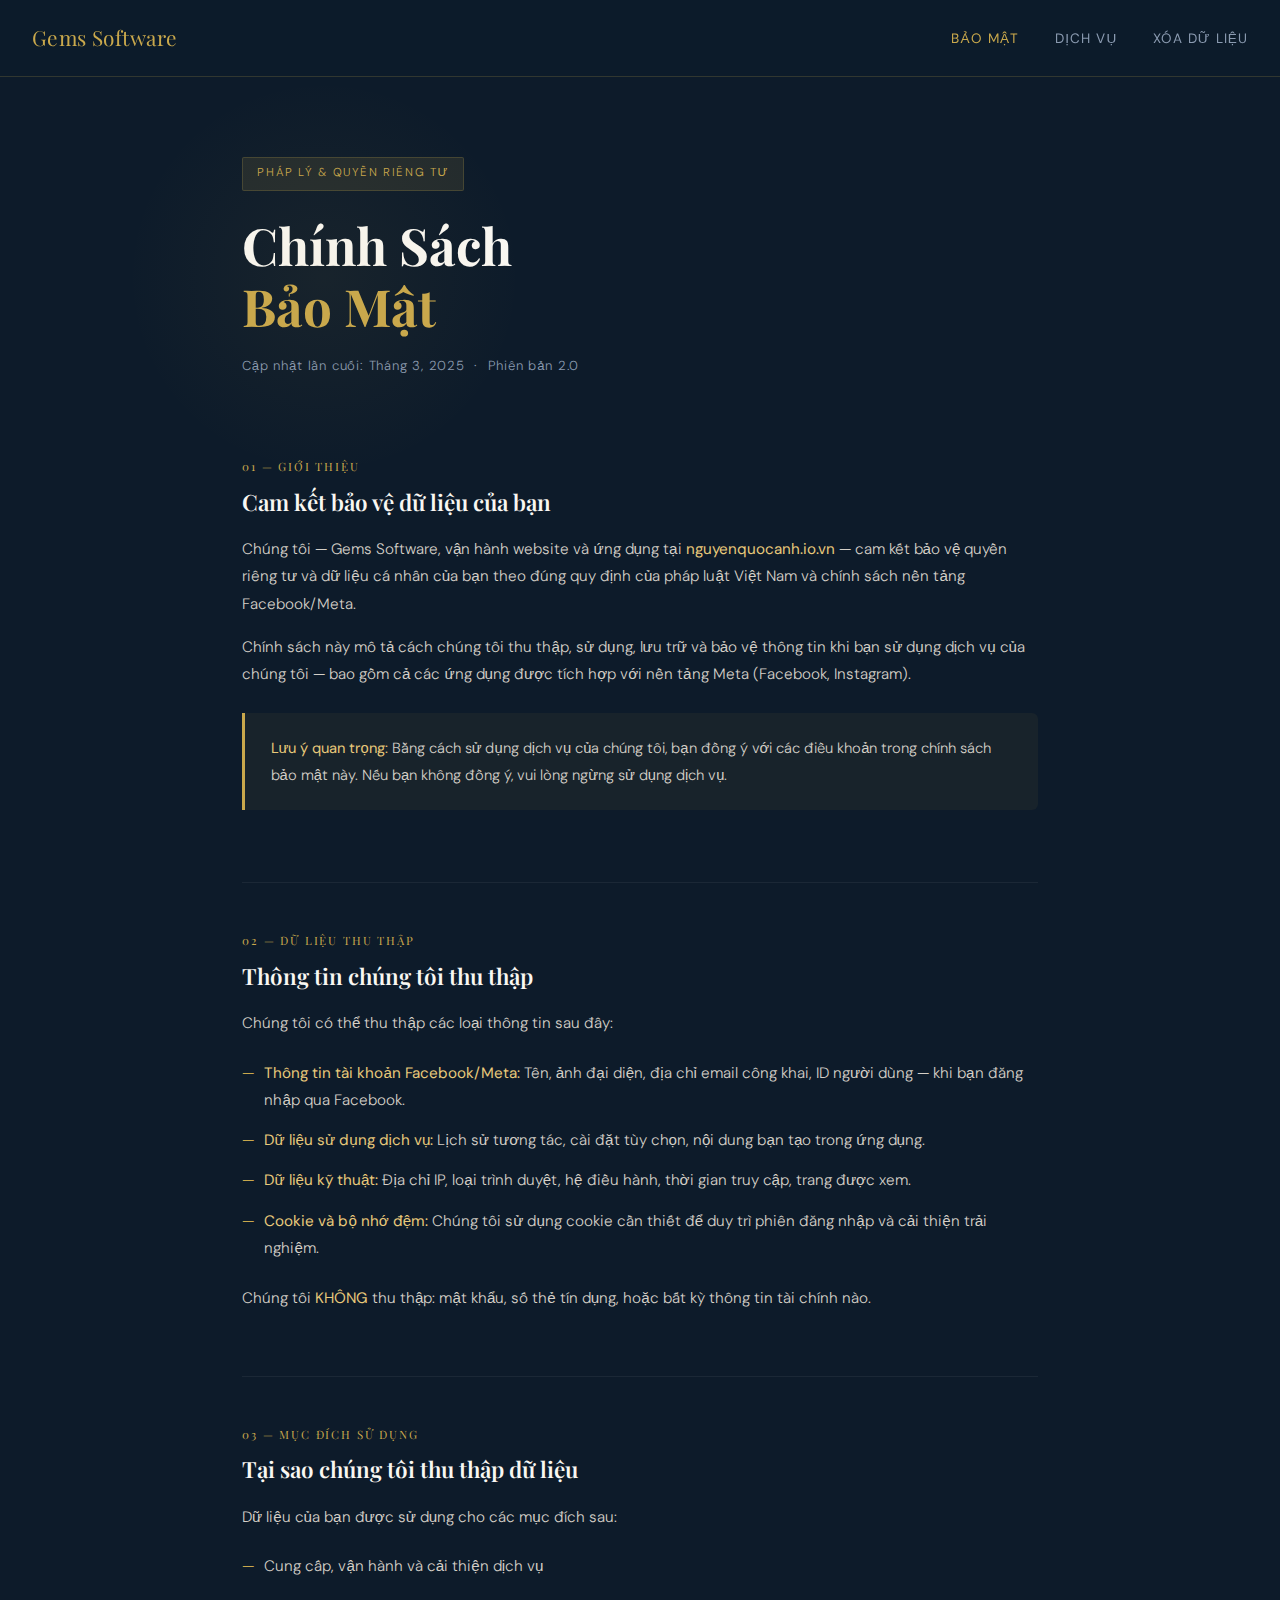
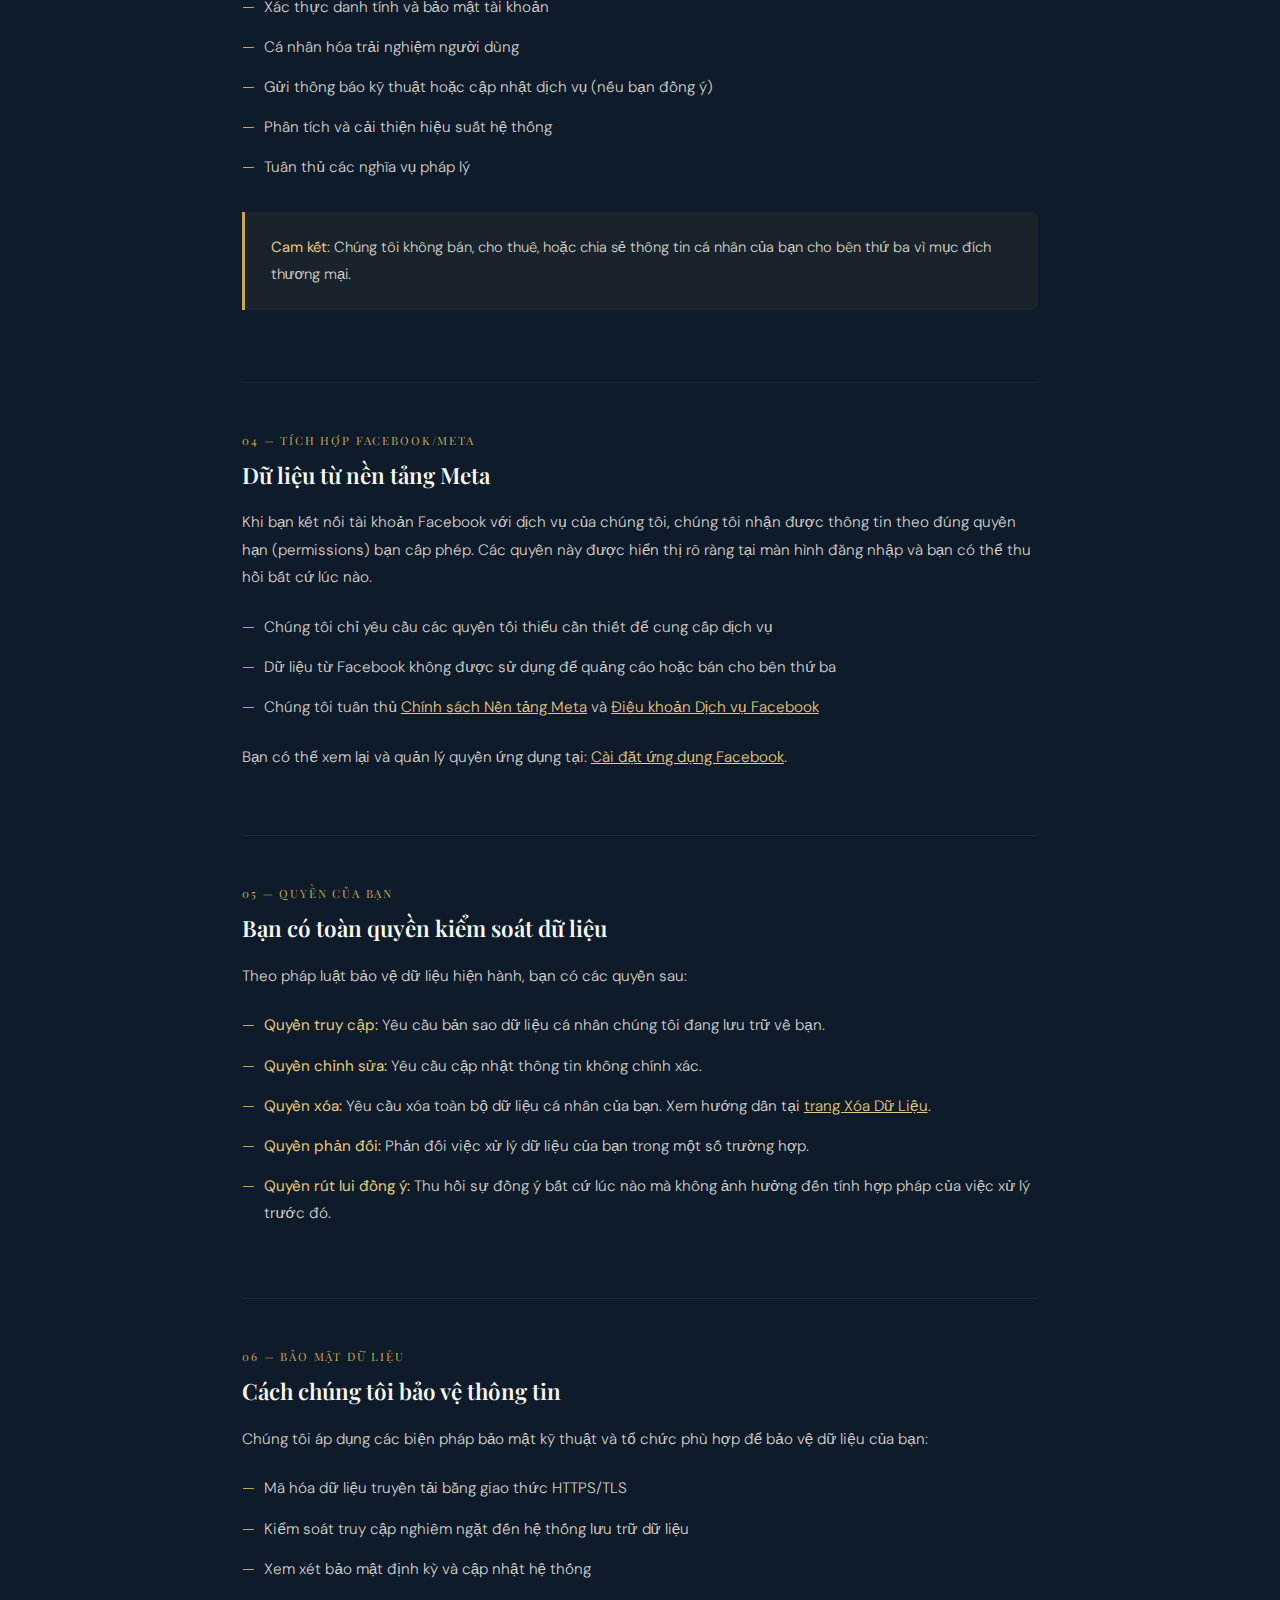
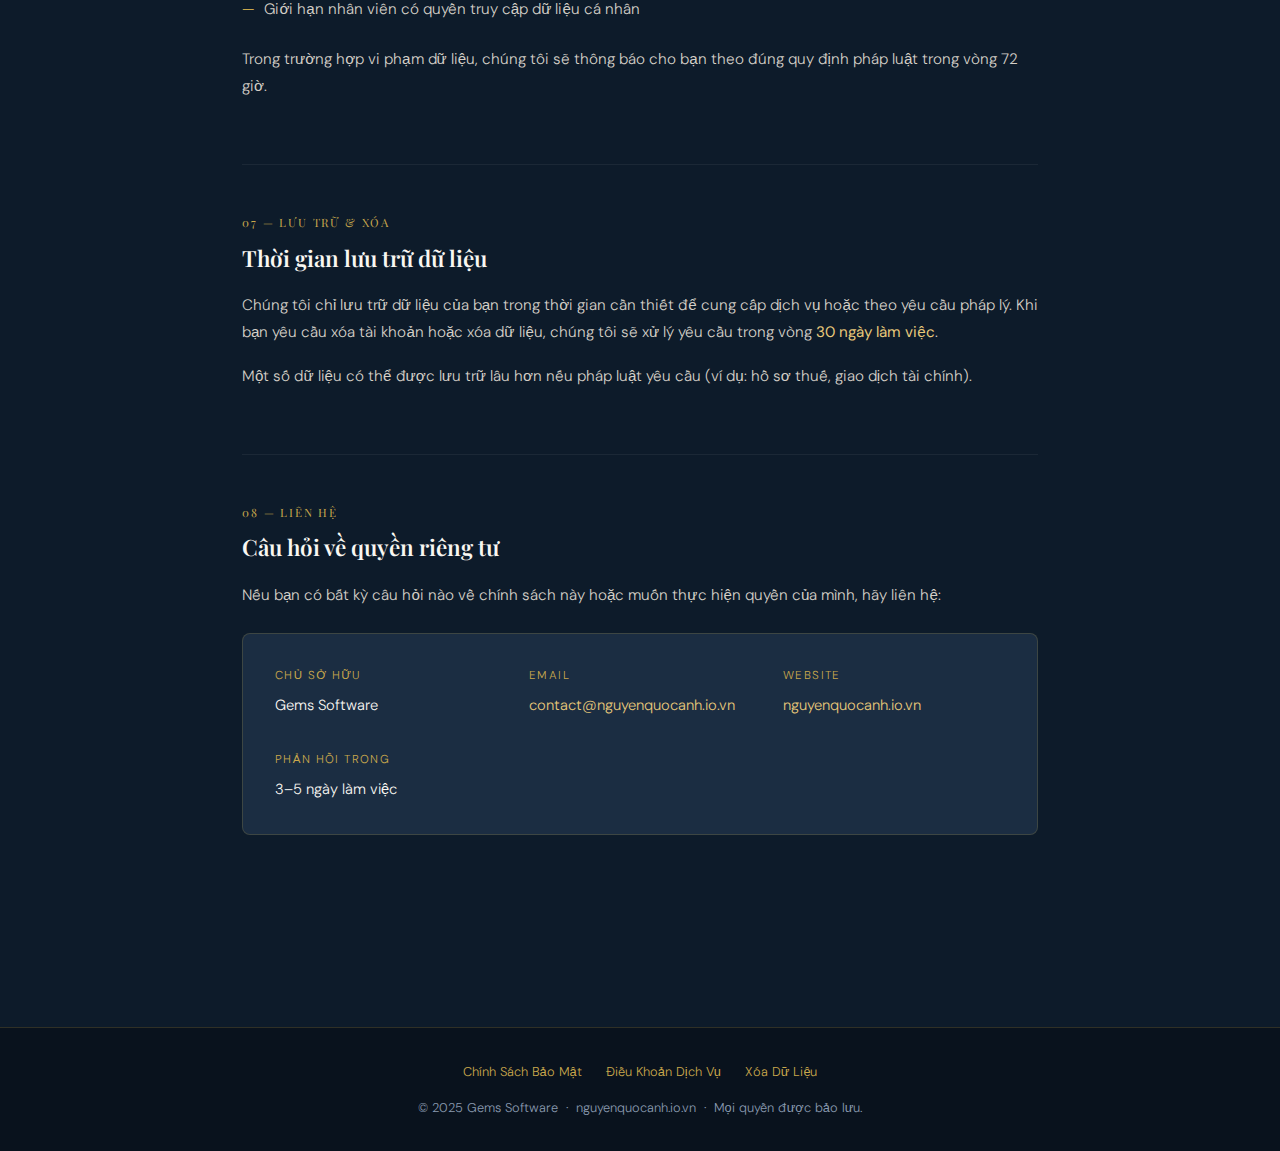
<file: privacy.html>
<!DOCTYPE html>
<html lang="vi">
<head>
  <meta charset="UTF-8" />
  <meta name="viewport" content="width=device-width, initial-scale=1.0" />
  <title>Chính Sách Bảo Mật — Gems Software</title>
  <meta name="description" content="Chính sách bảo mật dữ liệu người dùng của Gems Software." />
  <link rel="stylesheet" href="/assets/css/style1.css" />
</head>
<body>

<header>
  <a href="index.html" class="logo">Gems Software</a>
  <nav>
    <a href="privacy.html" class="active">Bảo mật</a>
    <a href="services.html">Dịch vụ</a>
    <a href="data-deletion.html">Xóa dữ liệu</a>
  </nav>
</header>

<div class="page-hero">
  <div class="badge">Pháp lý &amp; Quyền riêng tư</div>
  <h1>Chính Sách<br /><span>Bảo Mật</span></h1>
  <p class="meta">Cập nhật lần cuối: Tháng 3, 2025 &nbsp;·&nbsp; Phiên bản 2.0</p>
</div>

<div class="content">

  <div class="section">
    <div class="section-number">01 — Giới thiệu</div>
    <h2>Cam kết bảo vệ dữ liệu của bạn</h2>
    <p>
      Chúng tôi — Gems Software, vận hành website và ứng dụng tại <strong style="color:#e8c97a">nguyenquocanh.io.vn</strong> — cam kết bảo vệ quyền riêng tư và dữ liệu cá nhân của bạn theo đúng quy định của pháp luật Việt Nam và chính sách nền tảng Facebook/Meta.
    </p>
    <p>
      Chính sách này mô tả cách chúng tôi thu thập, sử dụng, lưu trữ và bảo vệ thông tin khi bạn sử dụng dịch vụ của chúng tôi — bao gồm cả các ứng dụng được tích hợp với nền tảng Meta (Facebook, Instagram).
    </p>
    <div class="highlight-box">
      <p><strong>Lưu ý quan trọng:</strong> Bằng cách sử dụng dịch vụ của chúng tôi, bạn đồng ý với các điều khoản trong chính sách bảo mật này. Nếu bạn không đồng ý, vui lòng ngừng sử dụng dịch vụ.</p>
    </div>
  </div>

  <div class="section">
    <div class="section-number">02 — Dữ liệu thu thập</div>
    <h2>Thông tin chúng tôi thu thập</h2>
    <p>Chúng tôi có thể thu thập các loại thông tin sau đây:</p>
    <ul>
      <li><strong style="color:#e8c97a">Thông tin tài khoản Facebook/Meta:</strong> Tên, ảnh đại diện, địa chỉ email công khai, ID người dùng — khi bạn đăng nhập qua Facebook.</li>
      <li><strong style="color:#e8c97a">Dữ liệu sử dụng dịch vụ:</strong> Lịch sử tương tác, cài đặt tùy chọn, nội dung bạn tạo trong ứng dụng.</li>
      <li><strong style="color:#e8c97a">Dữ liệu kỹ thuật:</strong> Địa chỉ IP, loại trình duyệt, hệ điều hành, thời gian truy cập, trang được xem.</li>
      <li><strong style="color:#e8c97a">Cookie và bộ nhớ đệm:</strong> Chúng tôi sử dụng cookie cần thiết để duy trì phiên đăng nhập và cải thiện trải nghiệm.</li>
    </ul>
    <p>Chúng tôi <strong style="color:#e8c97a">KHÔNG</strong> thu thập: mật khẩu, số thẻ tín dụng, hoặc bất kỳ thông tin tài chính nào.</p>
  </div>

  <div class="section">
    <div class="section-number">03 — Mục đích sử dụng</div>
    <h2>Tại sao chúng tôi thu thập dữ liệu</h2>
    <p>Dữ liệu của bạn được sử dụng cho các mục đích sau:</p>
    <ul>
      <li>Cung cấp, vận hành và cải thiện dịch vụ</li>
      <li>Xác thực danh tính và bảo mật tài khoản</li>
      <li>Cá nhân hóa trải nghiệm người dùng</li>
      <li>Gửi thông báo kỹ thuật hoặc cập nhật dịch vụ (nếu bạn đồng ý)</li>
      <li>Phân tích và cải thiện hiệu suất hệ thống</li>
      <li>Tuân thủ các nghĩa vụ pháp lý</li>
    </ul>
    <div class="highlight-box">
      <p><strong>Cam kết:</strong> Chúng tôi không bán, cho thuê, hoặc chia sẻ thông tin cá nhân của bạn cho bên thứ ba vì mục đích thương mại.</p>
    </div>
  </div>

  <div class="section">
    <div class="section-number">04 — Tích hợp Facebook/Meta</div>
    <h2>Dữ liệu từ nền tảng Meta</h2>
    <p>
      Khi bạn kết nối tài khoản Facebook với dịch vụ của chúng tôi, chúng tôi nhận được thông tin theo đúng quyền hạn (permissions) bạn cấp phép. Các quyền này được hiển thị rõ ràng tại màn hình đăng nhập và bạn có thể thu hồi bất cứ lúc nào.
    </p>
    <ul>
      <li>Chúng tôi chỉ yêu cầu các quyền tối thiểu cần thiết để cung cấp dịch vụ</li>
      <li>Dữ liệu từ Facebook không được sử dụng để quảng cáo hoặc bán cho bên thứ ba</li>
      <li>Chúng tôi tuân thủ <a href="https://developers.facebook.com/policy/" target="_blank" rel="noopener" style="color:#e8c97a">Chính sách Nền tảng Meta</a> và <a href="https://www.facebook.com/legal/terms" target="_blank" rel="noopener" style="color:#e8c97a">Điều khoản Dịch vụ Facebook</a></li>
    </ul>
    <p>
      Bạn có thể xem lại và quản lý quyền ứng dụng tại: <a href="https://www.facebook.com/settings?tab=applications" target="_blank" rel="noopener" style="color:#e8c97a">Cài đặt ứng dụng Facebook</a>.
    </p>
  </div>

  <div class="section">
    <div class="section-number">05 — Quyền của bạn</div>
    <h2>Bạn có toàn quyền kiểm soát dữ liệu</h2>
    <p>Theo pháp luật bảo vệ dữ liệu hiện hành, bạn có các quyền sau:</p>
    <ul>
      <li><strong style="color:#e8c97a">Quyền truy cập:</strong> Yêu cầu bản sao dữ liệu cá nhân chúng tôi đang lưu trữ về bạn.</li>
      <li><strong style="color:#e8c97a">Quyền chỉnh sửa:</strong> Yêu cầu cập nhật thông tin không chính xác.</li>
      <li><strong style="color:#e8c97a">Quyền xóa:</strong> Yêu cầu xóa toàn bộ dữ liệu cá nhân của bạn. Xem hướng dẫn tại <a href="data-deletion.html" style="color:#e8c97a">trang Xóa Dữ Liệu</a>.</li>
      <li><strong style="color:#e8c97a">Quyền phản đối:</strong> Phản đối việc xử lý dữ liệu của bạn trong một số trường hợp.</li>
      <li><strong style="color:#e8c97a">Quyền rút lui đồng ý:</strong> Thu hồi sự đồng ý bất cứ lúc nào mà không ảnh hưởng đến tính hợp pháp của việc xử lý trước đó.</li>
    </ul>
  </div>

  <div class="section">
    <div class="section-number">06 — Bảo mật dữ liệu</div>
    <h2>Cách chúng tôi bảo vệ thông tin</h2>
    <p>Chúng tôi áp dụng các biện pháp bảo mật kỹ thuật và tổ chức phù hợp để bảo vệ dữ liệu của bạn:</p>
    <ul>
      <li>Mã hóa dữ liệu truyền tải bằng giao thức HTTPS/TLS</li>
      <li>Kiểm soát truy cập nghiêm ngặt đến hệ thống lưu trữ dữ liệu</li>
      <li>Xem xét bảo mật định kỳ và cập nhật hệ thống</li>
      <li>Giới hạn nhân viên có quyền truy cập dữ liệu cá nhân</li>
    </ul>
    <p>Trong trường hợp vi phạm dữ liệu, chúng tôi sẽ thông báo cho bạn theo đúng quy định pháp luật trong vòng 72 giờ.</p>
  </div>

  <div class="section">
    <div class="section-number">07 — Lưu trữ & Xóa</div>
    <h2>Thời gian lưu trữ dữ liệu</h2>
    <p>
      Chúng tôi chỉ lưu trữ dữ liệu của bạn trong thời gian cần thiết để cung cấp dịch vụ hoặc theo yêu cầu pháp lý. Khi bạn yêu cầu xóa tài khoản hoặc xóa dữ liệu, chúng tôi sẽ xử lý yêu cầu trong vòng <strong style="color:#e8c97a">30 ngày làm việc</strong>.
    </p>
    <p>Một số dữ liệu có thể được lưu trữ lâu hơn nếu pháp luật yêu cầu (ví dụ: hồ sơ thuế, giao dịch tài chính).</p>
  </div>

  <div class="section">
    <div class="section-number">08 — Liên hệ</div>
    <h2>Câu hỏi về quyền riêng tư</h2>
    <p>Nếu bạn có bất kỳ câu hỏi nào về chính sách này hoặc muốn thực hiện quyền của mình, hãy liên hệ:</p>
    <div class="contact-card">
      <div class="contact-item">
        <div class="label">Chủ sở hữu</div>
        <div class="value">Gems Software</div>
      </div>
      <div class="contact-item">
        <div class="label">Email</div>
        <div class="value"><a href="mailto:contact@nguyenquocanh.io.vn">contact@nguyenquocanh.io.vn</a></div>
      </div>
      <div class="contact-item">
        <div class="label">Website</div>
        <div class="value"><a href="https://nguyenquocanh.io.vn">nguyenquocanh.io.vn</a></div>
      </div>
      <div class="contact-item">
        <div class="label">Phản hồi trong</div>
        <div class="value">3–5 ngày làm việc</div>
      </div>
    </div>
  </div>

</div>

<footer>
  <div class="footer-links">
    <a href="privacy.html">Chính Sách Bảo Mật</a>
    <a href="services.html">Điều Khoản Dịch Vụ</a>
    <a href="data-deletion.html">Xóa Dữ Liệu</a>
  </div>
  <p>&copy; 2025 Gems Software &nbsp;·&nbsp; nguyenquocanh.io.vn &nbsp;·&nbsp; Mọi quyền được bảo lưu.</p>
</footer>

</body>
</html>
</file>
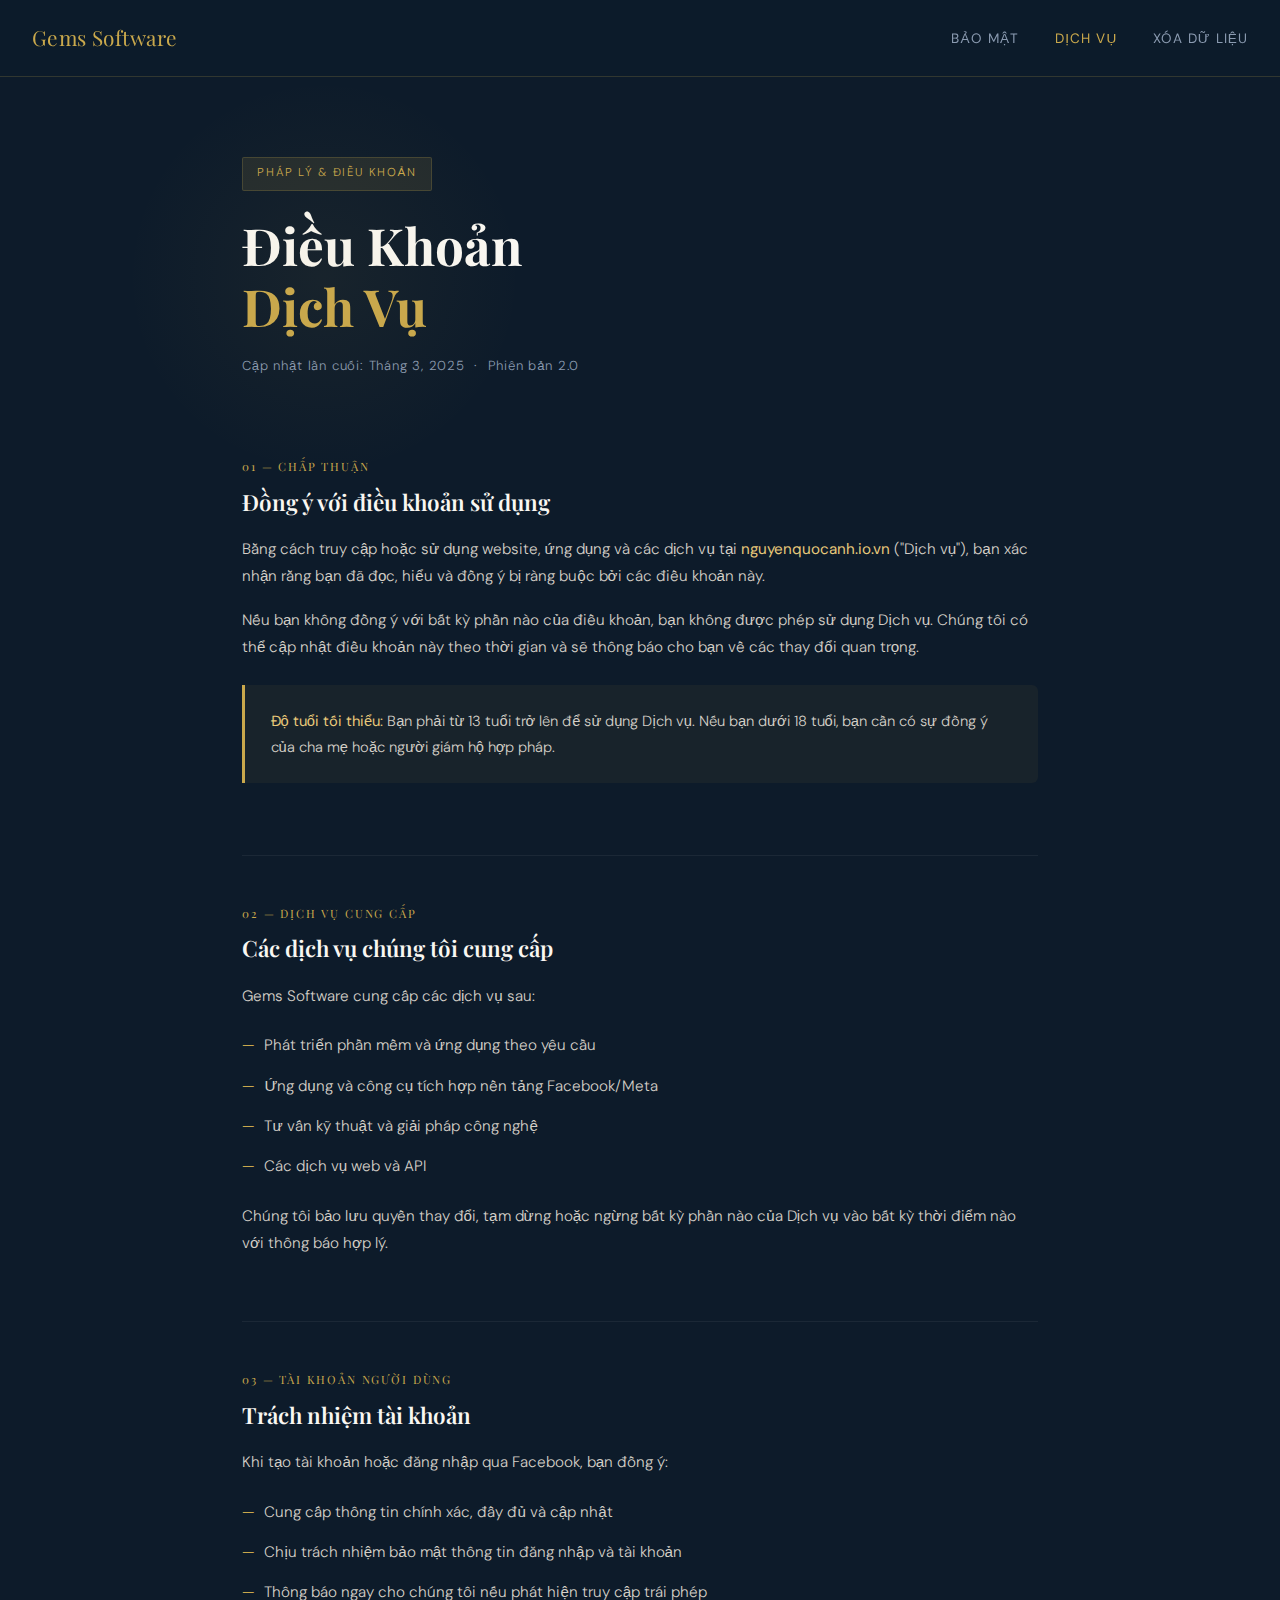
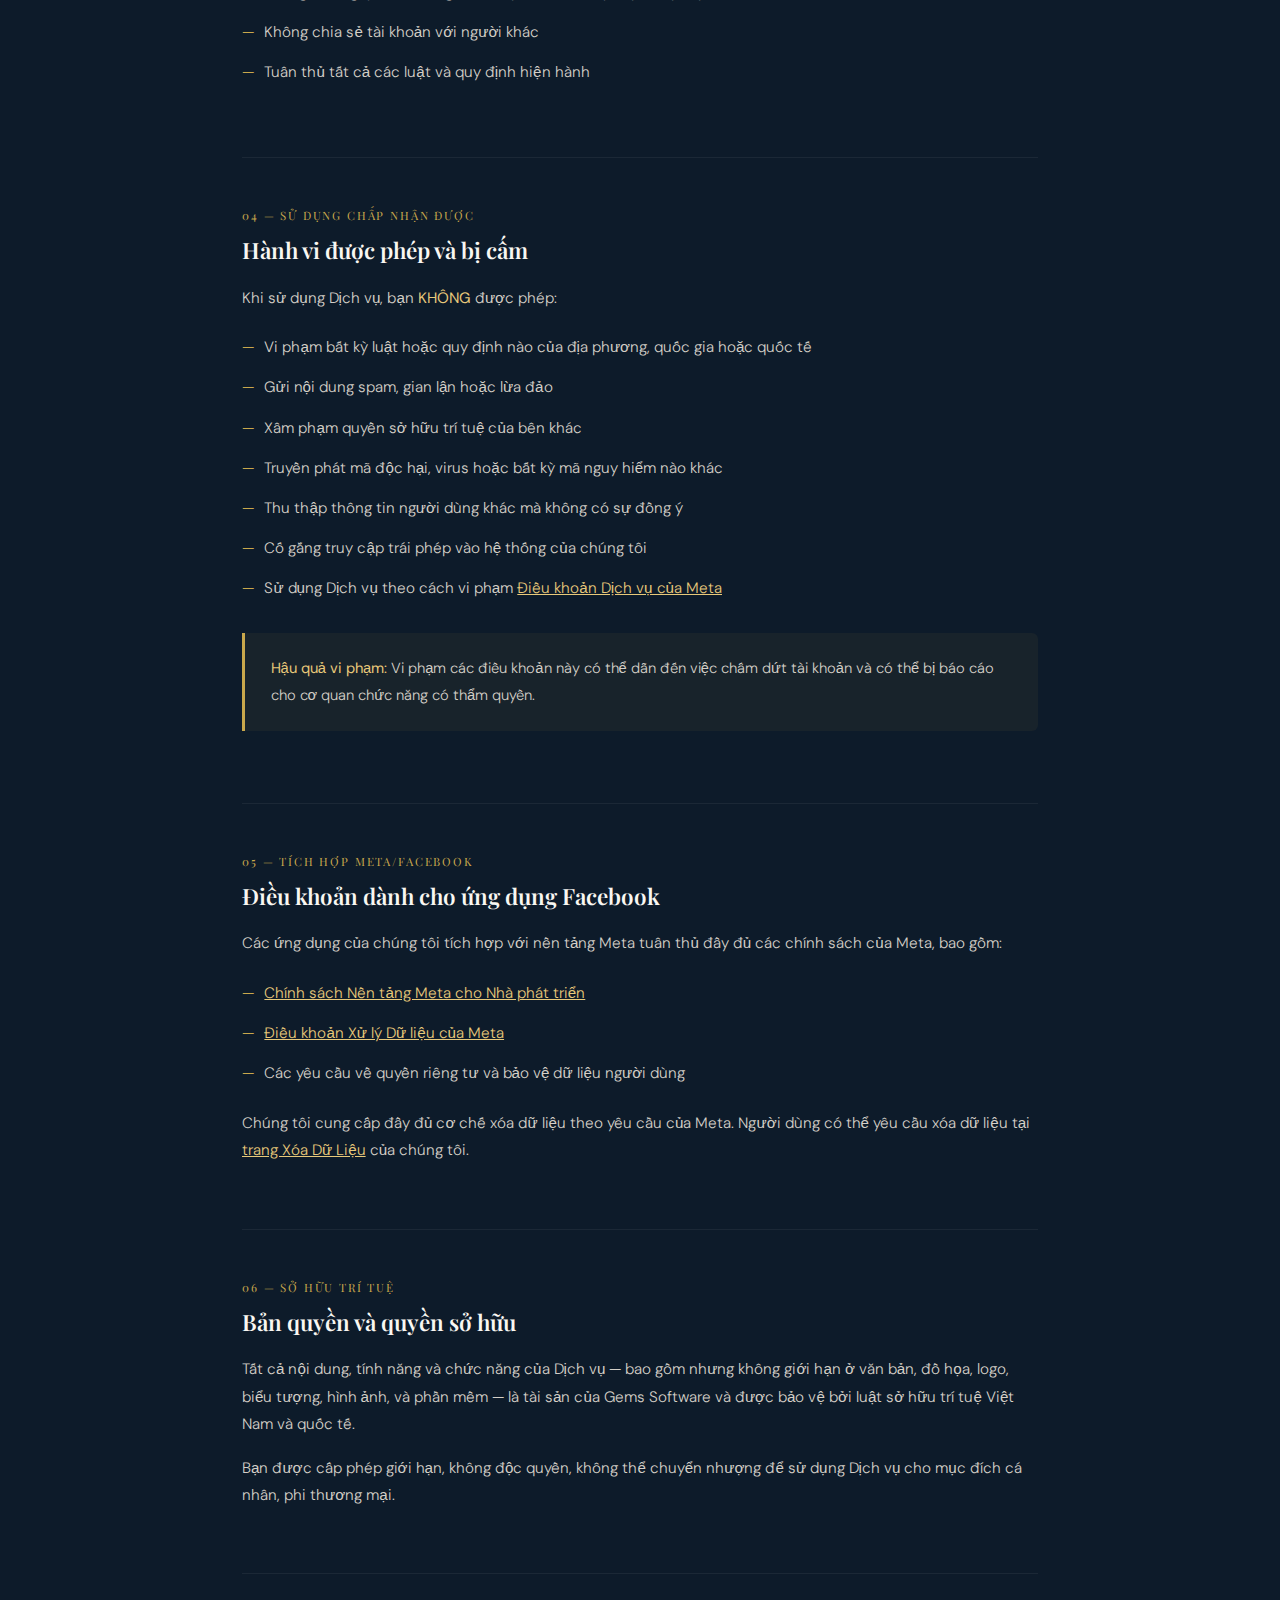
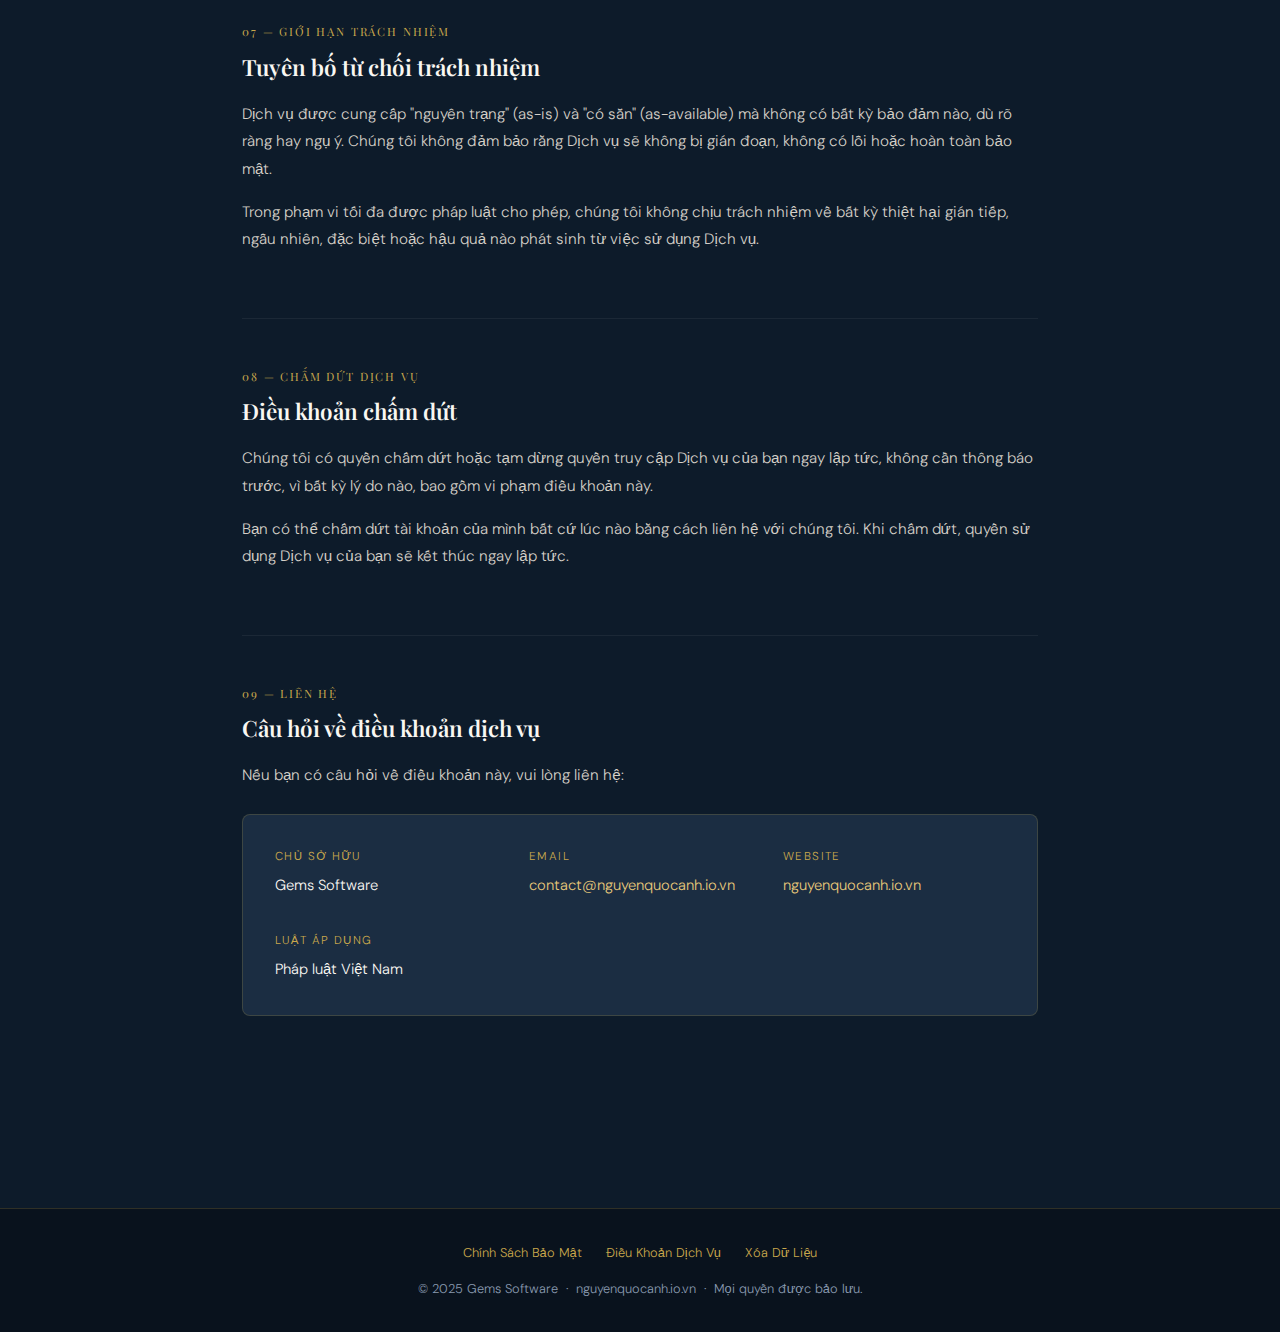
<file: services.html>
<!DOCTYPE html>
<html lang="vi">
<head>
  <meta charset="UTF-8" />
  <meta name="viewport" content="width=device-width, initial-scale=1.0" />
  <title>Điều Khoản Dịch Vụ — Gems Software</title>
  <meta name="description" content="Điều khoản và điều kiện sử dụng dịch vụ của Gems Software." />
  <link rel="stylesheet" href="/assets/css/style1.css" />
</head>
<body>

<header>
  <a href="index.html" class="logo">Gems Software</a>
  <nav>
    <a href="privacy.html">Bảo mật</a>
    <a href="services.html" class="active">Dịch vụ</a>
    <a href="data-deletion.html">Xóa dữ liệu</a>
  </nav>
</header>

<div class="page-hero">
  <div class="badge">Pháp lý &amp; Điều khoản</div>
  <h1>Điều Khoản<br /><span>Dịch Vụ</span></h1>
  <p class="meta">Cập nhật lần cuối: Tháng 3, 2025 &nbsp;·&nbsp; Phiên bản 2.0</p>
</div>

<div class="content">

  <div class="section">
    <div class="section-number">01 — Chấp thuận</div>
    <h2>Đồng ý với điều khoản sử dụng</h2>
    <p>
      Bằng cách truy cập hoặc sử dụng website, ứng dụng và các dịch vụ tại <strong style="color:#e8c97a">nguyenquocanh.io.vn</strong> ("Dịch vụ"), bạn xác nhận rằng bạn đã đọc, hiểu và đồng ý bị ràng buộc bởi các điều khoản này.
    </p>
    <p>
      Nếu bạn không đồng ý với bất kỳ phần nào của điều khoản, bạn không được phép sử dụng Dịch vụ. Chúng tôi có thể cập nhật điều khoản này theo thời gian và sẽ thông báo cho bạn về các thay đổi quan trọng.
    </p>
    <div class="highlight-box">
      <p><strong>Độ tuổi tối thiểu:</strong> Bạn phải từ 13 tuổi trở lên để sử dụng Dịch vụ. Nếu bạn dưới 18 tuổi, bạn cần có sự đồng ý của cha mẹ hoặc người giám hộ hợp pháp.</p>
    </div>
  </div>

  <div class="section">
    <div class="section-number">02 — Dịch vụ cung cấp</div>
    <h2>Các dịch vụ chúng tôi cung cấp</h2>
    <p>Gems Software cung cấp các dịch vụ sau:</p>
    <ul>
      <li>Phát triển phần mềm và ứng dụng theo yêu cầu</li>
      <li>Ứng dụng và công cụ tích hợp nền tảng Facebook/Meta</li>
      <li>Tư vấn kỹ thuật và giải pháp công nghệ</li>
      <li>Các dịch vụ web và API</li>
    </ul>
    <p>
      Chúng tôi bảo lưu quyền thay đổi, tạm dừng hoặc ngừng bất kỳ phần nào của Dịch vụ vào bất kỳ thời điểm nào với thông báo hợp lý.
    </p>
  </div>

  <div class="section">
    <div class="section-number">03 — Tài khoản người dùng</div>
    <h2>Trách nhiệm tài khoản</h2>
    <p>Khi tạo tài khoản hoặc đăng nhập qua Facebook, bạn đồng ý:</p>
    <ul>
      <li>Cung cấp thông tin chính xác, đầy đủ và cập nhật</li>
      <li>Chịu trách nhiệm bảo mật thông tin đăng nhập và tài khoản</li>
      <li>Thông báo ngay cho chúng tôi nếu phát hiện truy cập trái phép</li>
      <li>Không chia sẻ tài khoản với người khác</li>
      <li>Tuân thủ tất cả các luật và quy định hiện hành</li>
    </ul>
  </div>

  <div class="section">
    <div class="section-number">04 — Sử dụng chấp nhận được</div>
    <h2>Hành vi được phép và bị cấm</h2>
    <p>Khi sử dụng Dịch vụ, bạn <strong style="color:#e8c97a">KHÔNG</strong> được phép:</p>
    <ul>
      <li>Vi phạm bất kỳ luật hoặc quy định nào của địa phương, quốc gia hoặc quốc tế</li>
      <li>Gửi nội dung spam, gian lận hoặc lừa đảo</li>
      <li>Xâm phạm quyền sở hữu trí tuệ của bên khác</li>
      <li>Truyền phát mã độc hại, virus hoặc bất kỳ mã nguy hiểm nào khác</li>
      <li>Thu thập thông tin người dùng khác mà không có sự đồng ý</li>
      <li>Cố gắng truy cập trái phép vào hệ thống của chúng tôi</li>
      <li>Sử dụng Dịch vụ theo cách vi phạm <a href="https://www.facebook.com/legal/terms" target="_blank" rel="noopener" style="color:#e8c97a">Điều khoản Dịch vụ của Meta</a></li>
    </ul>
    <div class="highlight-box">
      <p><strong>Hậu quả vi phạm:</strong> Vi phạm các điều khoản này có thể dẫn đến việc chấm dứt tài khoản và có thể bị báo cáo cho cơ quan chức năng có thẩm quyền.</p>
    </div>
  </div>

  <div class="section">
    <div class="section-number">05 — Tích hợp Meta/Facebook</div>
    <h2>Điều khoản dành cho ứng dụng Facebook</h2>
    <p>
      Các ứng dụng của chúng tôi tích hợp với nền tảng Meta tuân thủ đầy đủ các chính sách của Meta, bao gồm:
    </p>
    <ul>
      <li><a href="https://developers.facebook.com/policy/" target="_blank" rel="noopener" style="color:#e8c97a">Chính sách Nền tảng Meta cho Nhà phát triển</a></li>
      <li><a href="https://www.facebook.com/legal/terms/dataprocessing" target="_blank" rel="noopener" style="color:#e8c97a">Điều khoản Xử lý Dữ liệu của Meta</a></li>
      <li>Các yêu cầu về quyền riêng tư và bảo vệ dữ liệu người dùng</li>
    </ul>
    <p>
      Chúng tôi cung cấp đầy đủ cơ chế xóa dữ liệu theo yêu cầu của Meta. Người dùng có thể yêu cầu xóa dữ liệu tại <a href="data-deletion.html" style="color:#e8c97a">trang Xóa Dữ Liệu</a> của chúng tôi.
    </p>
  </div>

  <div class="section">
    <div class="section-number">06 — Sở hữu trí tuệ</div>
    <h2>Bản quyền và quyền sở hữu</h2>
    <p>
      Tất cả nội dung, tính năng và chức năng của Dịch vụ — bao gồm nhưng không giới hạn ở văn bản, đồ họa, logo, biểu tượng, hình ảnh, và phần mềm — là tài sản của Gems Software và được bảo vệ bởi luật sở hữu trí tuệ Việt Nam và quốc tế.
    </p>
    <p>
      Bạn được cấp phép giới hạn, không độc quyền, không thể chuyển nhượng để sử dụng Dịch vụ cho mục đích cá nhân, phi thương mại.
    </p>
  </div>

  <div class="section">
    <div class="section-number">07 — Giới hạn trách nhiệm</div>
    <h2>Tuyên bố từ chối trách nhiệm</h2>
    <p>
      Dịch vụ được cung cấp "nguyên trạng" (as-is) và "có sẵn" (as-available) mà không có bất kỳ bảo đảm nào, dù rõ ràng hay ngụ ý. Chúng tôi không đảm bảo rằng Dịch vụ sẽ không bị gián đoạn, không có lỗi hoặc hoàn toàn bảo mật.
    </p>
    <p>
      Trong phạm vi tối đa được pháp luật cho phép, chúng tôi không chịu trách nhiệm về bất kỳ thiệt hại gián tiếp, ngẫu nhiên, đặc biệt hoặc hậu quả nào phát sinh từ việc sử dụng Dịch vụ.
    </p>
  </div>

  <div class="section">
    <div class="section-number">08 — Chấm dứt dịch vụ</div>
    <h2>Điều khoản chấm dứt</h2>
    <p>
      Chúng tôi có quyền chấm dứt hoặc tạm dừng quyền truy cập Dịch vụ của bạn ngay lập tức, không cần thông báo trước, vì bất kỳ lý do nào, bao gồm vi phạm điều khoản này.
    </p>
    <p>
      Bạn có thể chấm dứt tài khoản của mình bất cứ lúc nào bằng cách liên hệ với chúng tôi. Khi chấm dứt, quyền sử dụng Dịch vụ của bạn sẽ kết thúc ngay lập tức.
    </p>
  </div>

  <div class="section">
    <div class="section-number">09 — Liên hệ</div>
    <h2>Câu hỏi về điều khoản dịch vụ</h2>
    <p>Nếu bạn có câu hỏi về điều khoản này, vui lòng liên hệ:</p>
    <div class="contact-card">
      <div class="contact-item">
        <div class="label">Chủ sở hữu</div>
        <div class="value">Gems Software</div>
      </div>
      <div class="contact-item">
        <div class="label">Email</div>
        <div class="value"><a href="mailto:contact@nguyenquocanh.io.vn">contact@nguyenquocanh.io.vn</a></div>
      </div>
      <div class="contact-item">
        <div class="label">Website</div>
        <div class="value"><a href="https://nguyenquocanh.io.vn">nguyenquocanh.io.vn</a></div>
      </div>
      <div class="contact-item">
        <div class="label">Luật áp dụng</div>
        <div class="value">Pháp luật Việt Nam</div>
      </div>
    </div>
  </div>

</div>

<footer>
  <div class="footer-links">
    <a href="privacy.html">Chính Sách Bảo Mật</a>
    <a href="services.html">Điều Khoản Dịch Vụ</a>
    <a href="data-deletion.html">Xóa Dữ Liệu</a>
  </div>
  <p>&copy; 2025 Gems Software &nbsp;·&nbsp; nguyenquocanh.io.vn &nbsp;·&nbsp; Mọi quyền được bảo lưu.</p>
</footer>

</body>
</html>
</file>
<file: assets/css/style1.css>
@import url('https://fonts.googleapis.com/css2?family=Playfair+Display:wght@400;600;700&family=DM+Sans:wght@300;400;500&display=swap');

:root {
  --navy: #0d1b2a;
  --navy-light: #1b2d42;
  --gold: #c9a84c;
  --gold-light: #e8c97a;
  --white: #f9f7f2;
  --muted: #8a9ab0;
  --border: rgba(201,168,76,0.2);
  --text: #d4cfc7;
}

*, *::before, *::after { box-sizing: border-box; margin: 0; padding: 0; }

html { scroll-behavior: smooth; }

body {
  background: var(--navy);
  color: var(--text);
  font-family: 'DM Sans', sans-serif;
  font-weight: 300;
  line-height: 1.8;
  min-height: 100vh;
}

/* HEADER */
header {
  position: sticky; top: 0; z-index: 100;
  background: rgba(13,27,42,0.95);
  backdrop-filter: blur(12px);
  border-bottom: 1px solid var(--border);
  padding: 1.2rem 2rem;
  display: flex; align-items: center; justify-content: space-between;
}

.logo {
  font-family: 'Playfair Display', serif;
  font-size: 1.3rem;
  color: var(--gold);
  text-decoration: none;
  letter-spacing: 0.02em;
}

nav a {
  color: var(--muted);
  text-decoration: none;
  font-size: 0.85rem;
  font-weight: 400;
  letter-spacing: 0.08em;
  text-transform: uppercase;
  margin-left: 2rem;
  transition: color 0.2s;
}
nav a:hover, nav a.active { color: var(--gold); }

/* HERO */
.page-hero {
  padding: 5rem 2rem 3rem;
  max-width: 860px;
  margin: 0 auto;
  position: relative;
}

.page-hero::before {
  content: '';
  position: absolute;
  top: 0; left: -10%;
  width: 400px; height: 400px;
  background: radial-gradient(circle, rgba(201,168,76,0.06) 0%, transparent 70%);
  pointer-events: none;
}

.badge {
  display: inline-block;
  background: rgba(201,168,76,0.12);
  border: 1px solid var(--border);
  color: var(--gold);
  font-size: 0.72rem;
  letter-spacing: 0.14em;
  text-transform: uppercase;
  padding: 0.35rem 0.9rem;
  border-radius: 2px;
  margin-bottom: 1.5rem;
}

.page-hero h1 {
  font-family: 'Playfair Display', serif;
  font-size: clamp(2.2rem, 5vw, 3.2rem);
  font-weight: 700;
  color: var(--white);
  line-height: 1.2;
  margin-bottom: 1rem;
}

.page-hero h1 span { color: var(--gold); }

.page-hero .meta {
  font-size: 0.82rem;
  color: var(--muted);
  letter-spacing: 0.06em;
}

.divider {
  width: 60px; height: 2px;
  background: var(--gold);
  margin: 2rem auto 0;
}

/* CONTENT */
.content {
  max-width: 860px;
  margin: 0 auto;
  padding: 2rem 2rem 6rem;
}

.section {
  margin-bottom: 3rem;
  padding-bottom: 3rem;
  border-bottom: 1px solid rgba(255,255,255,0.06);
}
.section:last-child { border-bottom: none; }

.section-number {
  font-family: 'Playfair Display', serif;
  font-size: 0.72rem;
  color: var(--gold);
  letter-spacing: 0.16em;
  text-transform: uppercase;
  margin-bottom: 0.6rem;
}

.section h2 {
  font-family: 'Playfair Display', serif;
  font-size: 1.4rem;
  font-weight: 600;
  color: var(--white);
  margin-bottom: 1.2rem;
  line-height: 1.3;
}

.section p {
  margin-bottom: 1rem;
  font-size: 0.95rem;
}

.section ul {
  list-style: none;
  margin: 0.8rem 0 1rem 0;
}
.section ul li {
  padding: 0.4rem 0 0.4rem 1.4rem;
  position: relative;
  font-size: 0.95rem;
}
.section ul li::before {
  content: '—';
  position: absolute; left: 0;
  color: var(--gold);
}

/* HIGHLIGHT BOX */
.highlight-box {
  background: rgba(201,168,76,0.06);
  border-left: 3px solid var(--gold);
  border-radius: 0 6px 6px 0;
  padding: 1.4rem 1.6rem;
  margin: 1.5rem 0;
}
.highlight-box p { margin: 0; font-size: 0.92rem; }
.highlight-box strong { color: var(--gold-light); }

/* CONTACT CARD */
.contact-card {
  background: var(--navy-light);
  border: 1px solid var(--border);
  border-radius: 8px;
  padding: 2rem;
  margin-top: 1.5rem;
  display: flex;
  gap: 2rem;
  flex-wrap: wrap;
  align-items: flex-start;
}
.contact-item { flex: 1; min-width: 200px; }
.contact-item .label {
  font-size: 0.72rem;
  letter-spacing: 0.12em;
  text-transform: uppercase;
  color: var(--gold);
  margin-bottom: 0.3rem;
}
.contact-item .value {
  color: var(--white);
  font-size: 0.92rem;
}
.contact-item a { color: var(--gold-light); text-decoration: none; }
.contact-item a:hover { text-decoration: underline; }

/* DATA DELETION FORM */
.deletion-steps {
  counter-reset: steps;
  margin: 1.5rem 0;
}
.step {
  counter-increment: steps;
  background: var(--navy-light);
  border: 1px solid rgba(255,255,255,0.07);
  border-radius: 8px;
  padding: 1.4rem 1.4rem 1.4rem 4.5rem;
  margin-bottom: 1rem;
  position: relative;
}
.step::before {
  content: counter(steps);
  position: absolute;
  left: 1.4rem; top: 1.3rem;
  width: 32px; height: 32px;
  background: rgba(201,168,76,0.15);
  border: 1px solid var(--gold);
  border-radius: 50%;
  color: var(--gold);
  font-family: 'Playfair Display', serif;
  font-size: 0.9rem;
  display: flex; align-items: center; justify-content: center;
}
.step h3 { color: var(--white); font-size: 0.95rem; font-weight: 500; margin-bottom: 0.4rem; }
.step p { font-size: 0.88rem; margin: 0; }
.step a { color: var(--gold-light); }

.email-btn {
  display: inline-block;
  background: var(--gold);
  color: var(--navy);
  font-family: 'DM Sans', sans-serif;
  font-weight: 500;
  font-size: 0.88rem;
  letter-spacing: 0.06em;
  text-transform: uppercase;
  padding: 0.8rem 1.8rem;
  border-radius: 4px;
  text-decoration: none;
  margin-top: 1rem;
  transition: background 0.2s, transform 0.15s;
}
.email-btn:hover { background: var(--gold-light); transform: translateY(-1px); }

/* FOOTER */
footer {
  background: rgba(0,0,0,0.3);
  border-top: 1px solid var(--border);
  padding: 2rem;
  text-align: center;
  font-size: 0.8rem;
  color: var(--muted);
}
footer a { color: var(--gold); text-decoration: none; }
footer a:hover { text-decoration: underline; }
footer .footer-links { margin-bottom: 0.8rem; display: flex; justify-content: center; gap: 1.5rem; flex-wrap: wrap; }

@media (max-width: 640px) {
  header { padding: 1rem; }
  nav a { margin-left: 1rem; font-size: 0.78rem; }
  .page-hero { padding: 3rem 1.2rem 2rem; }
  .content { padding: 1.5rem 1.2rem 4rem; }
}
</file>
